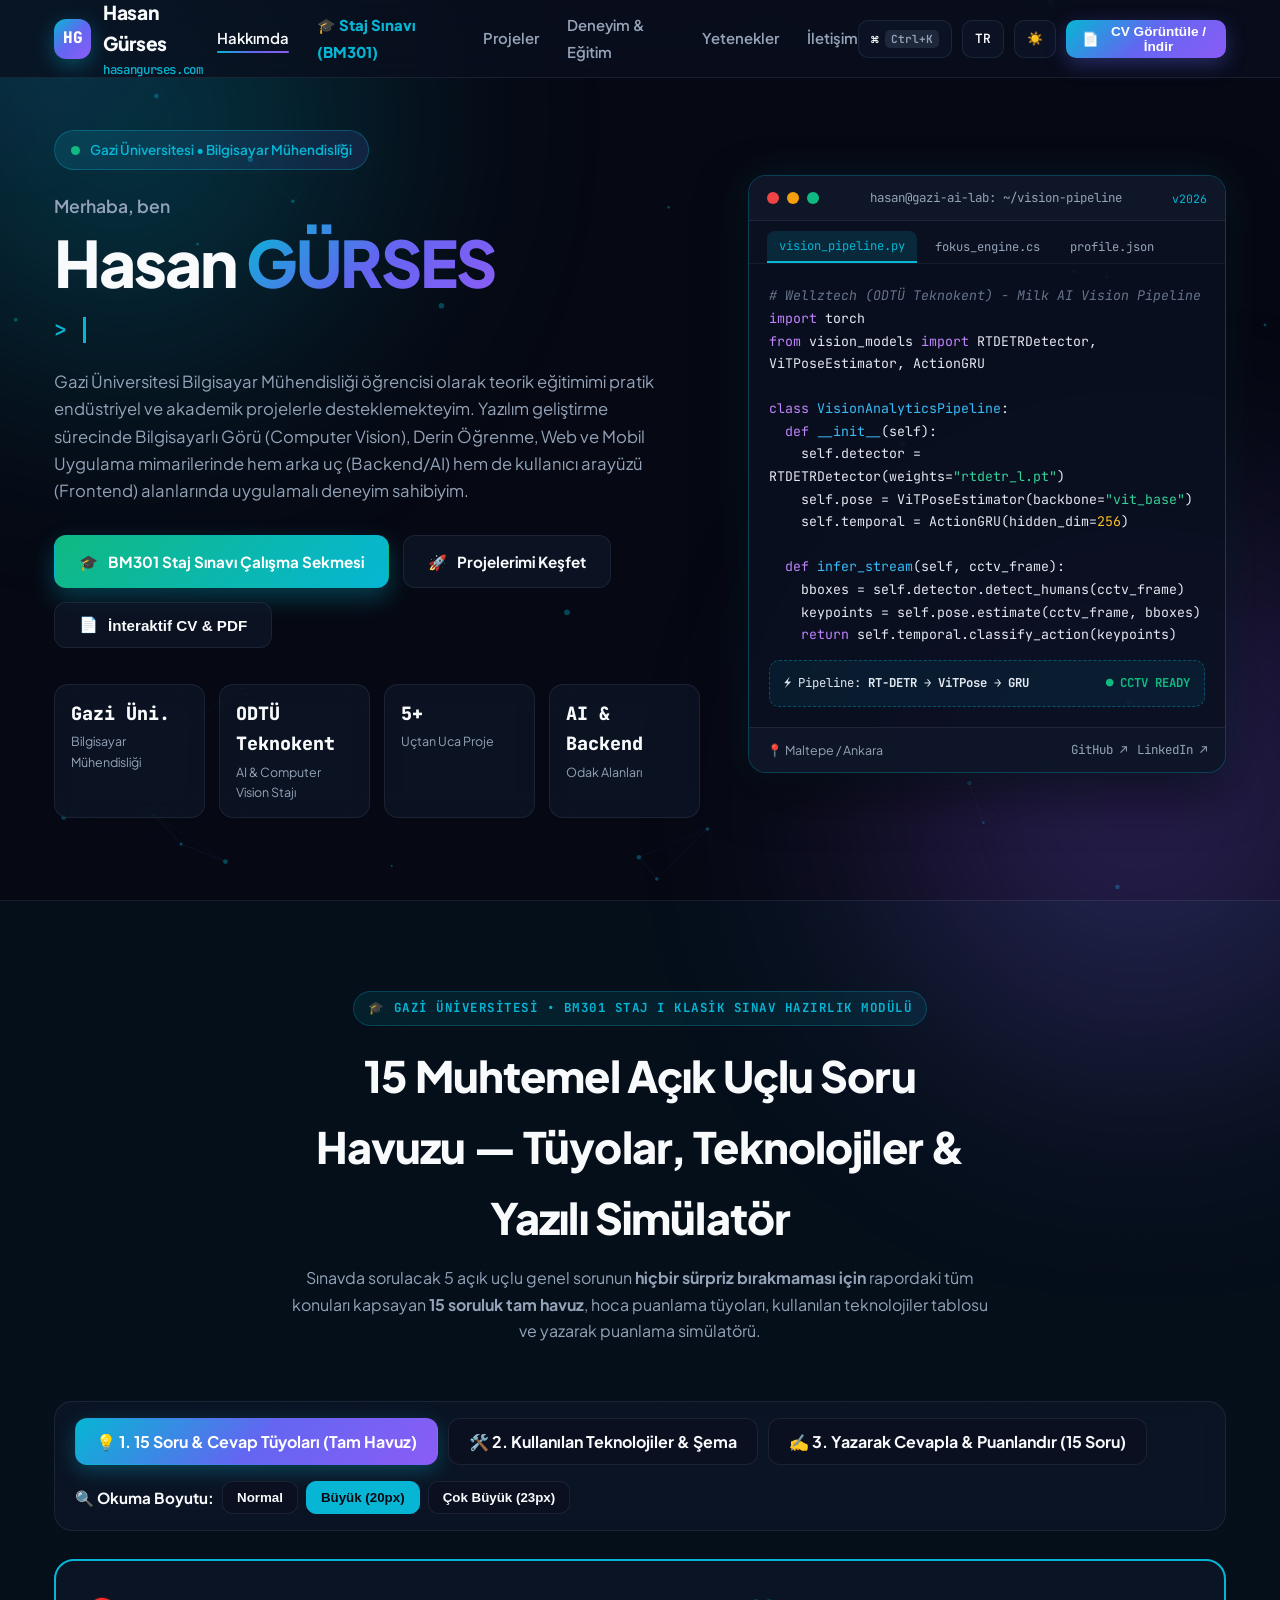
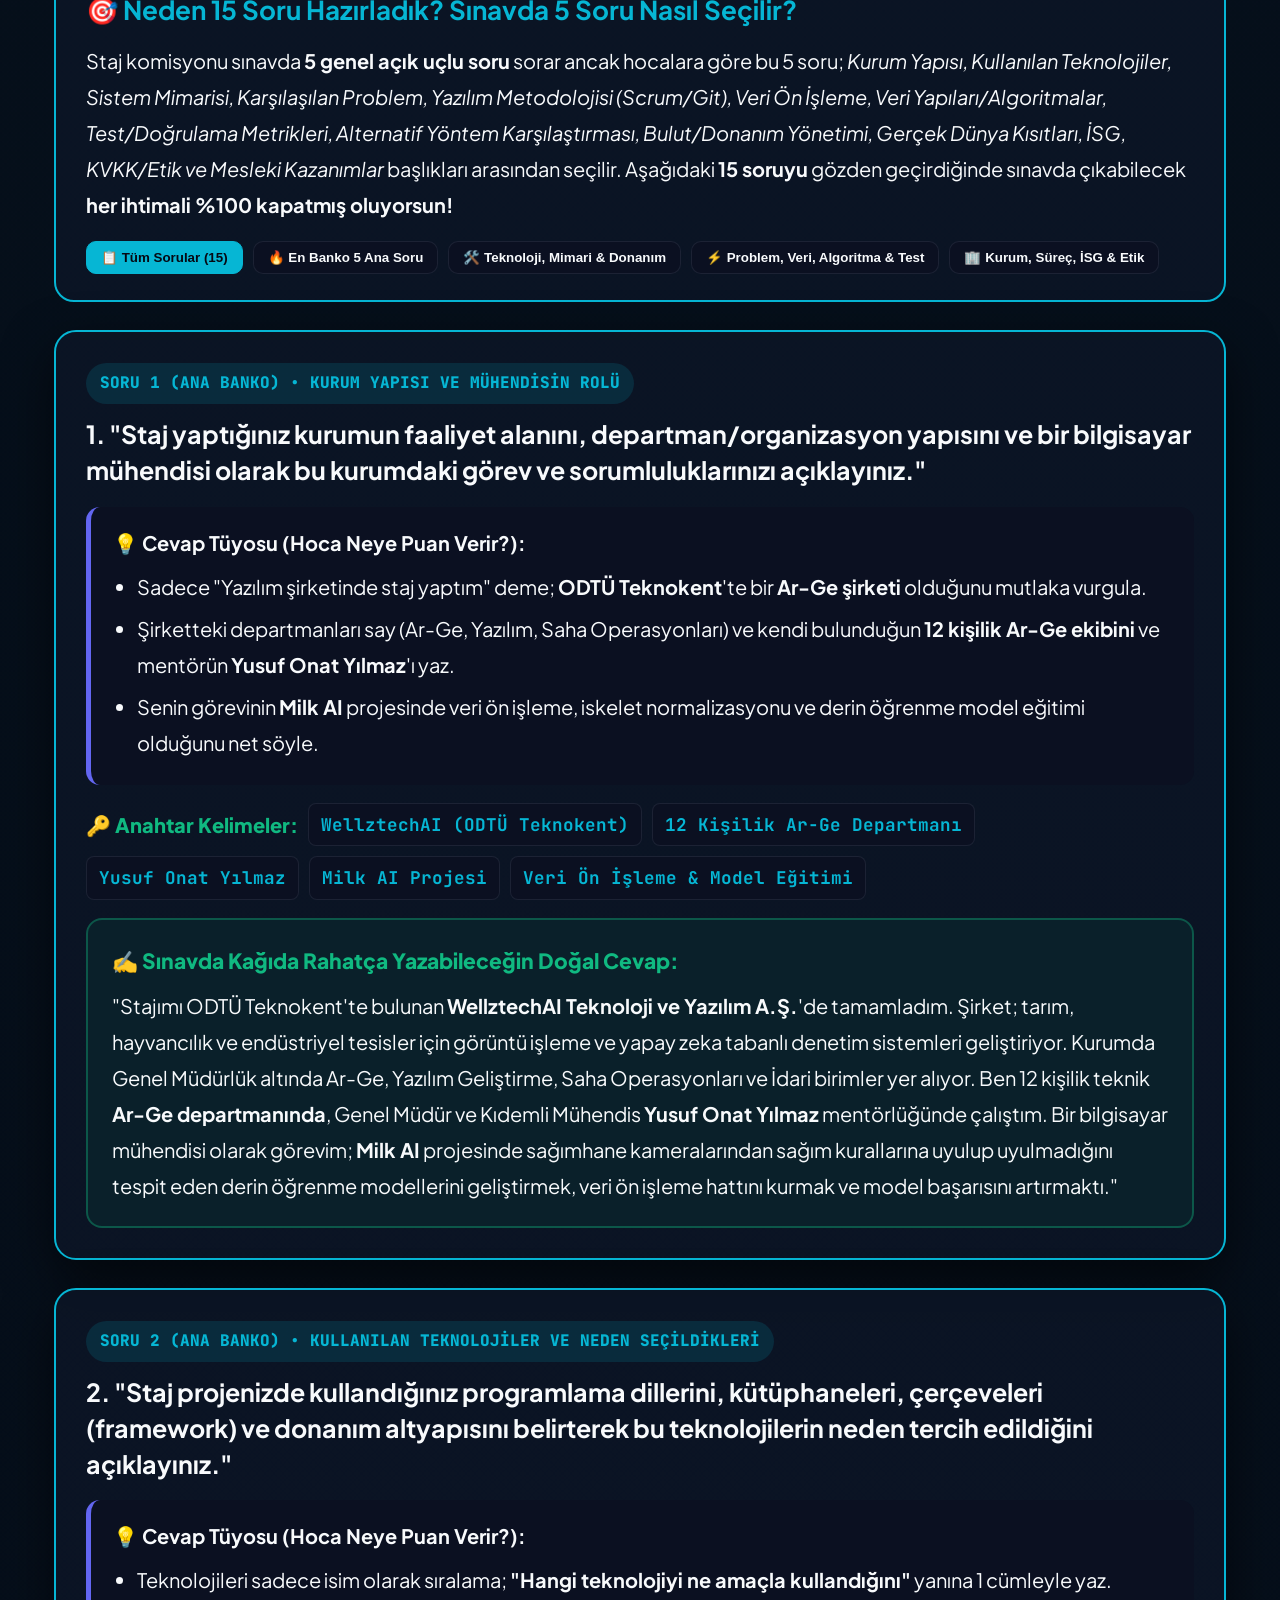
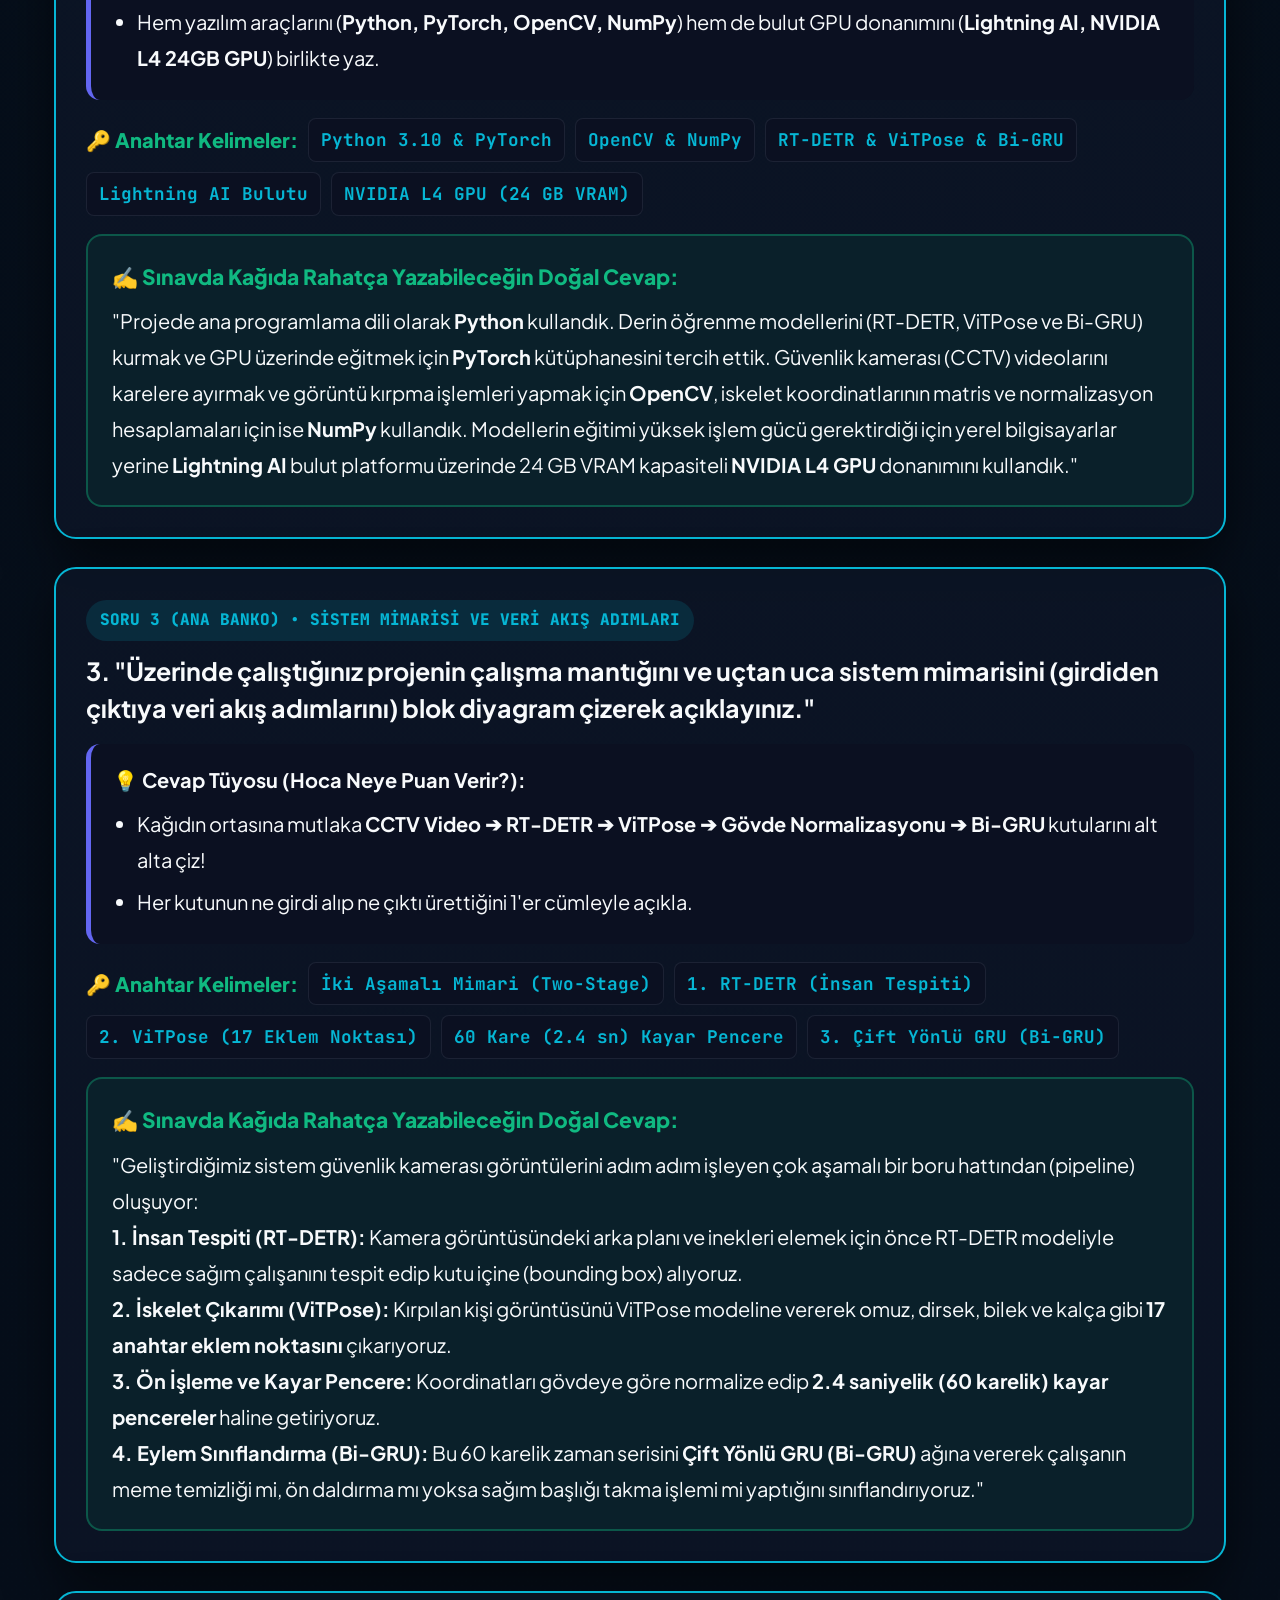
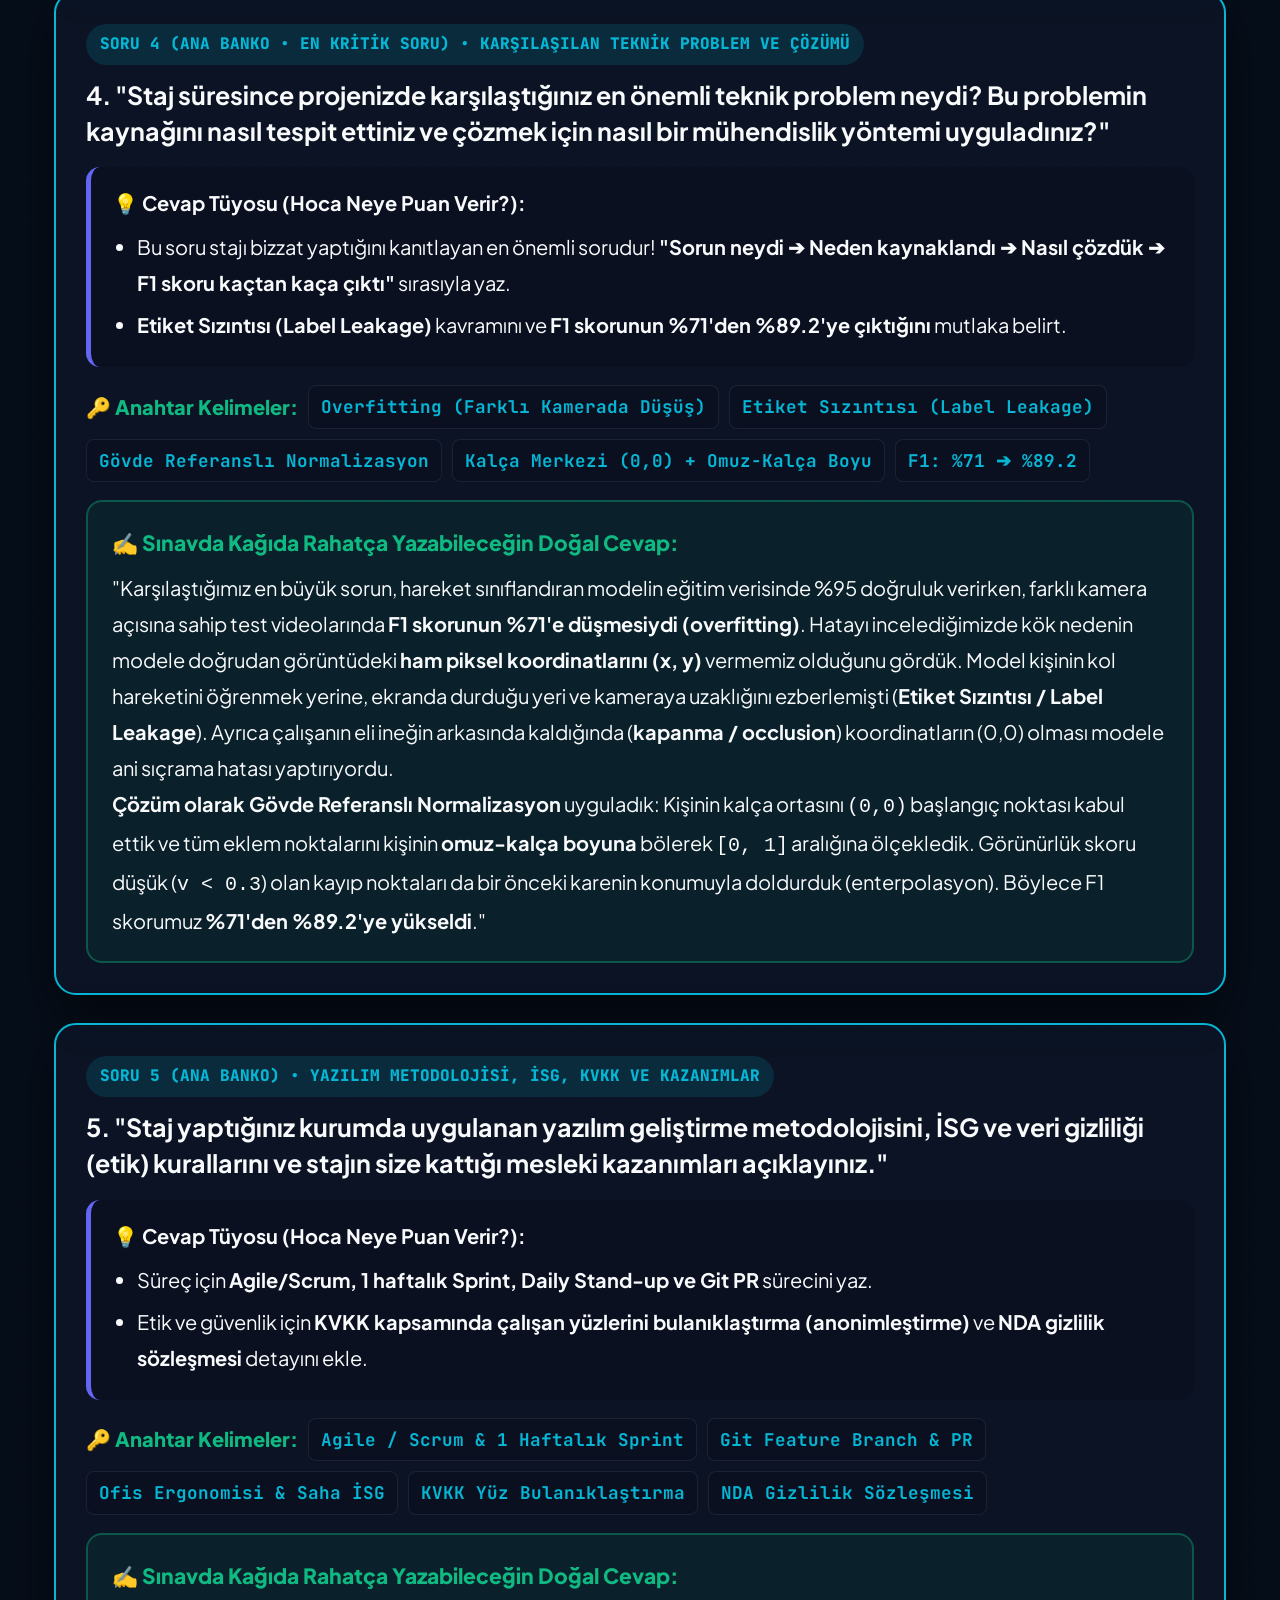
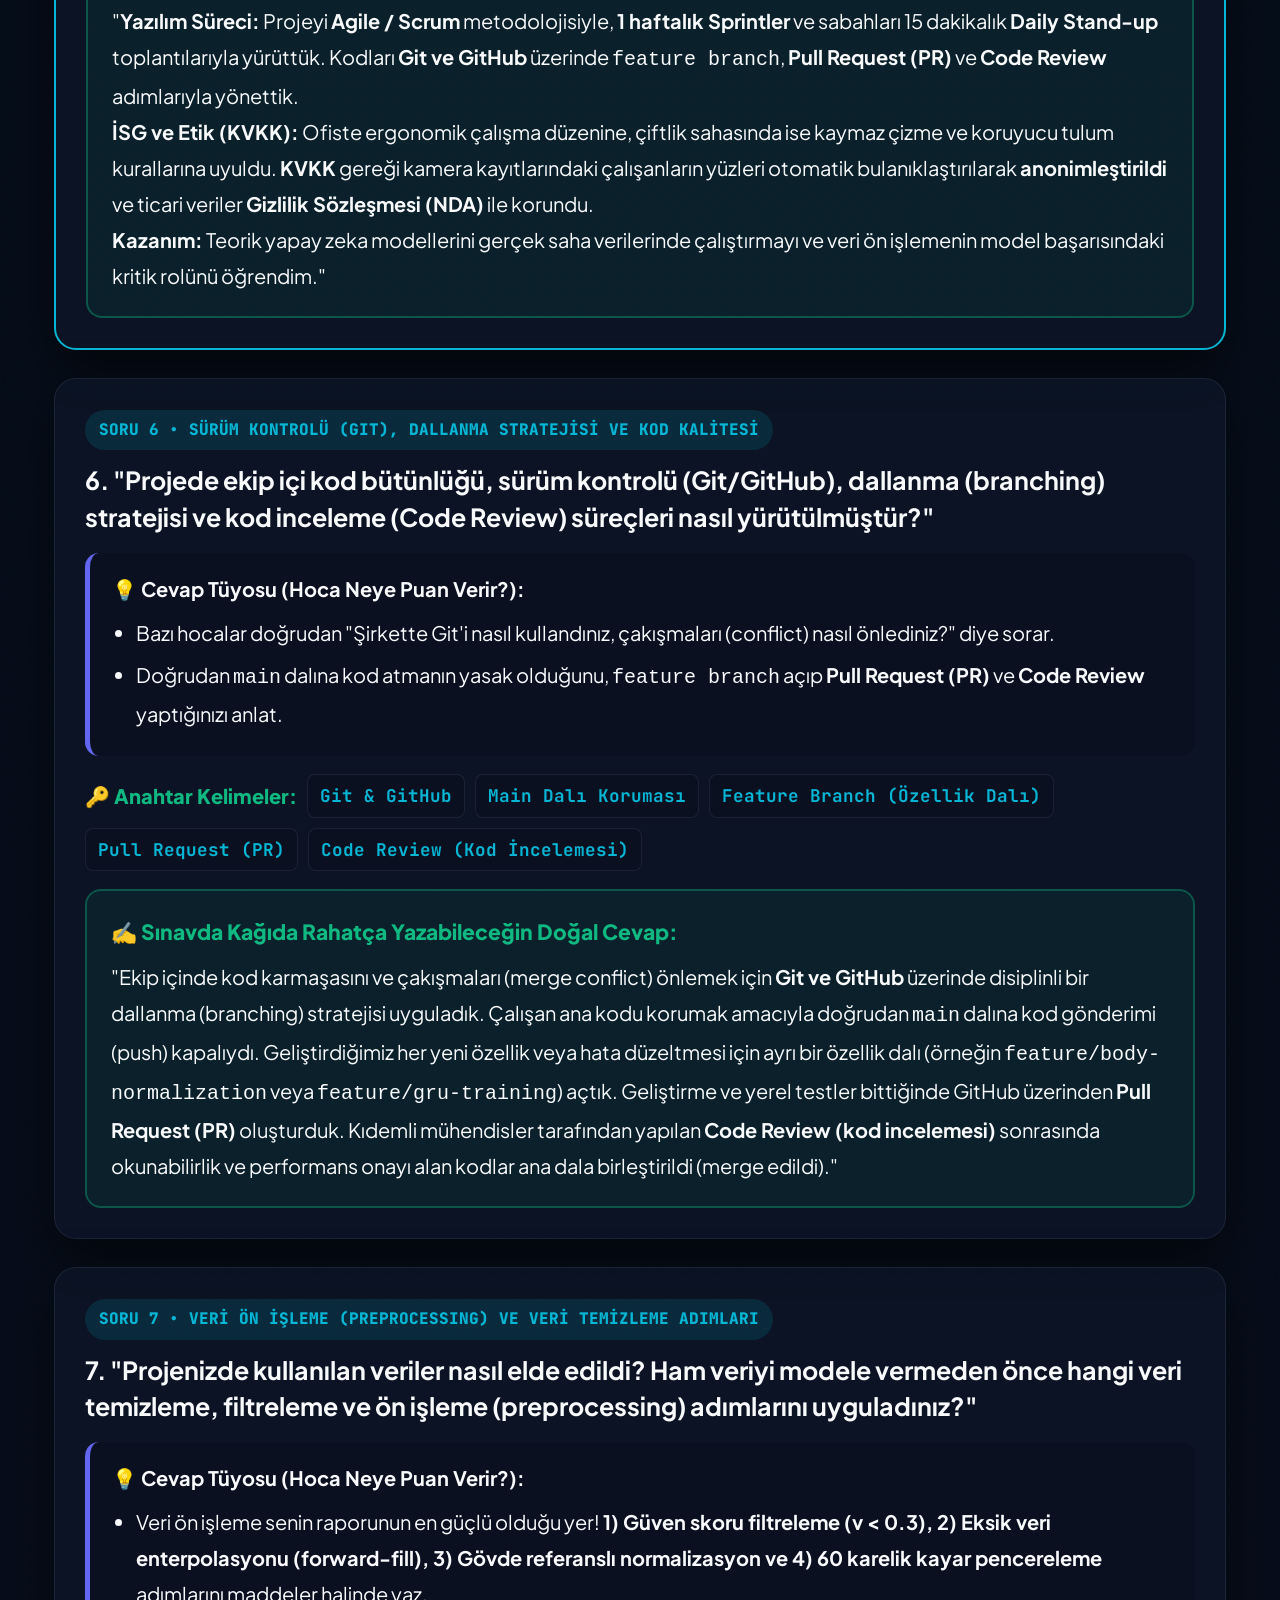
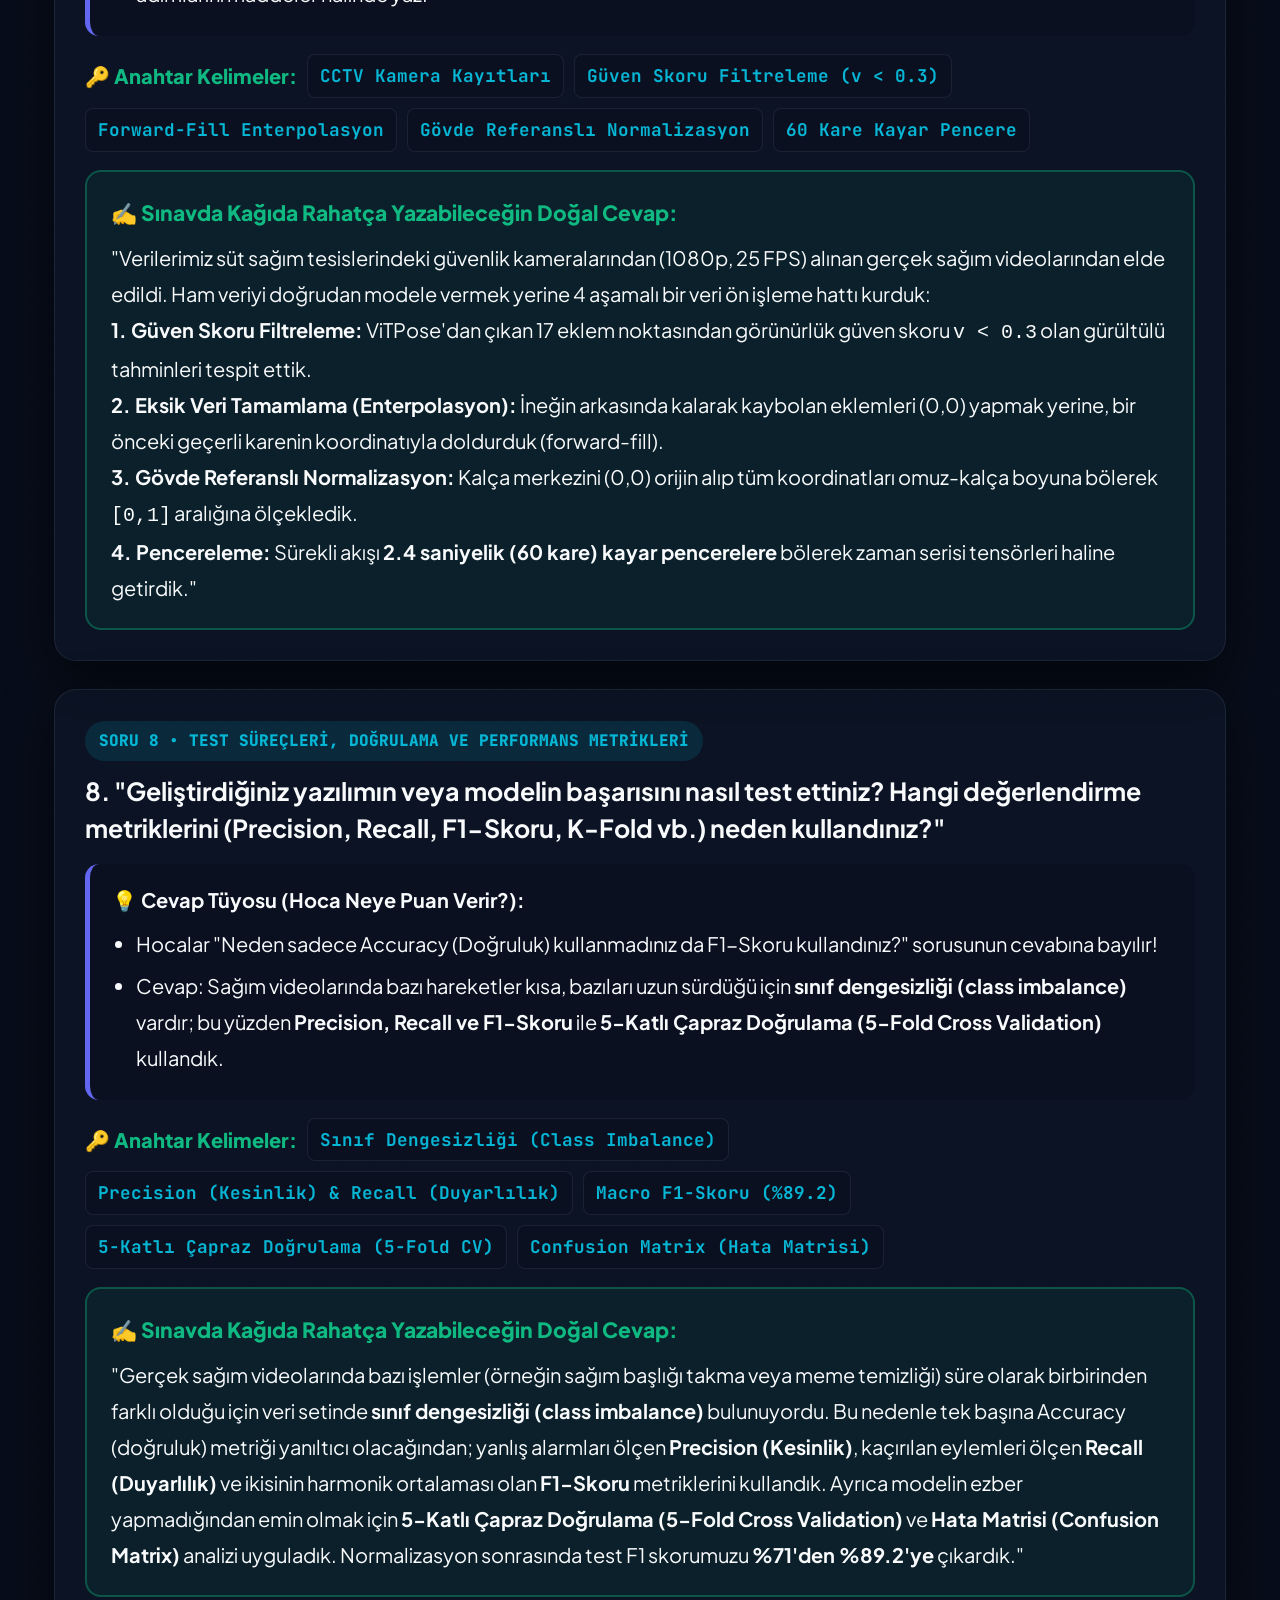
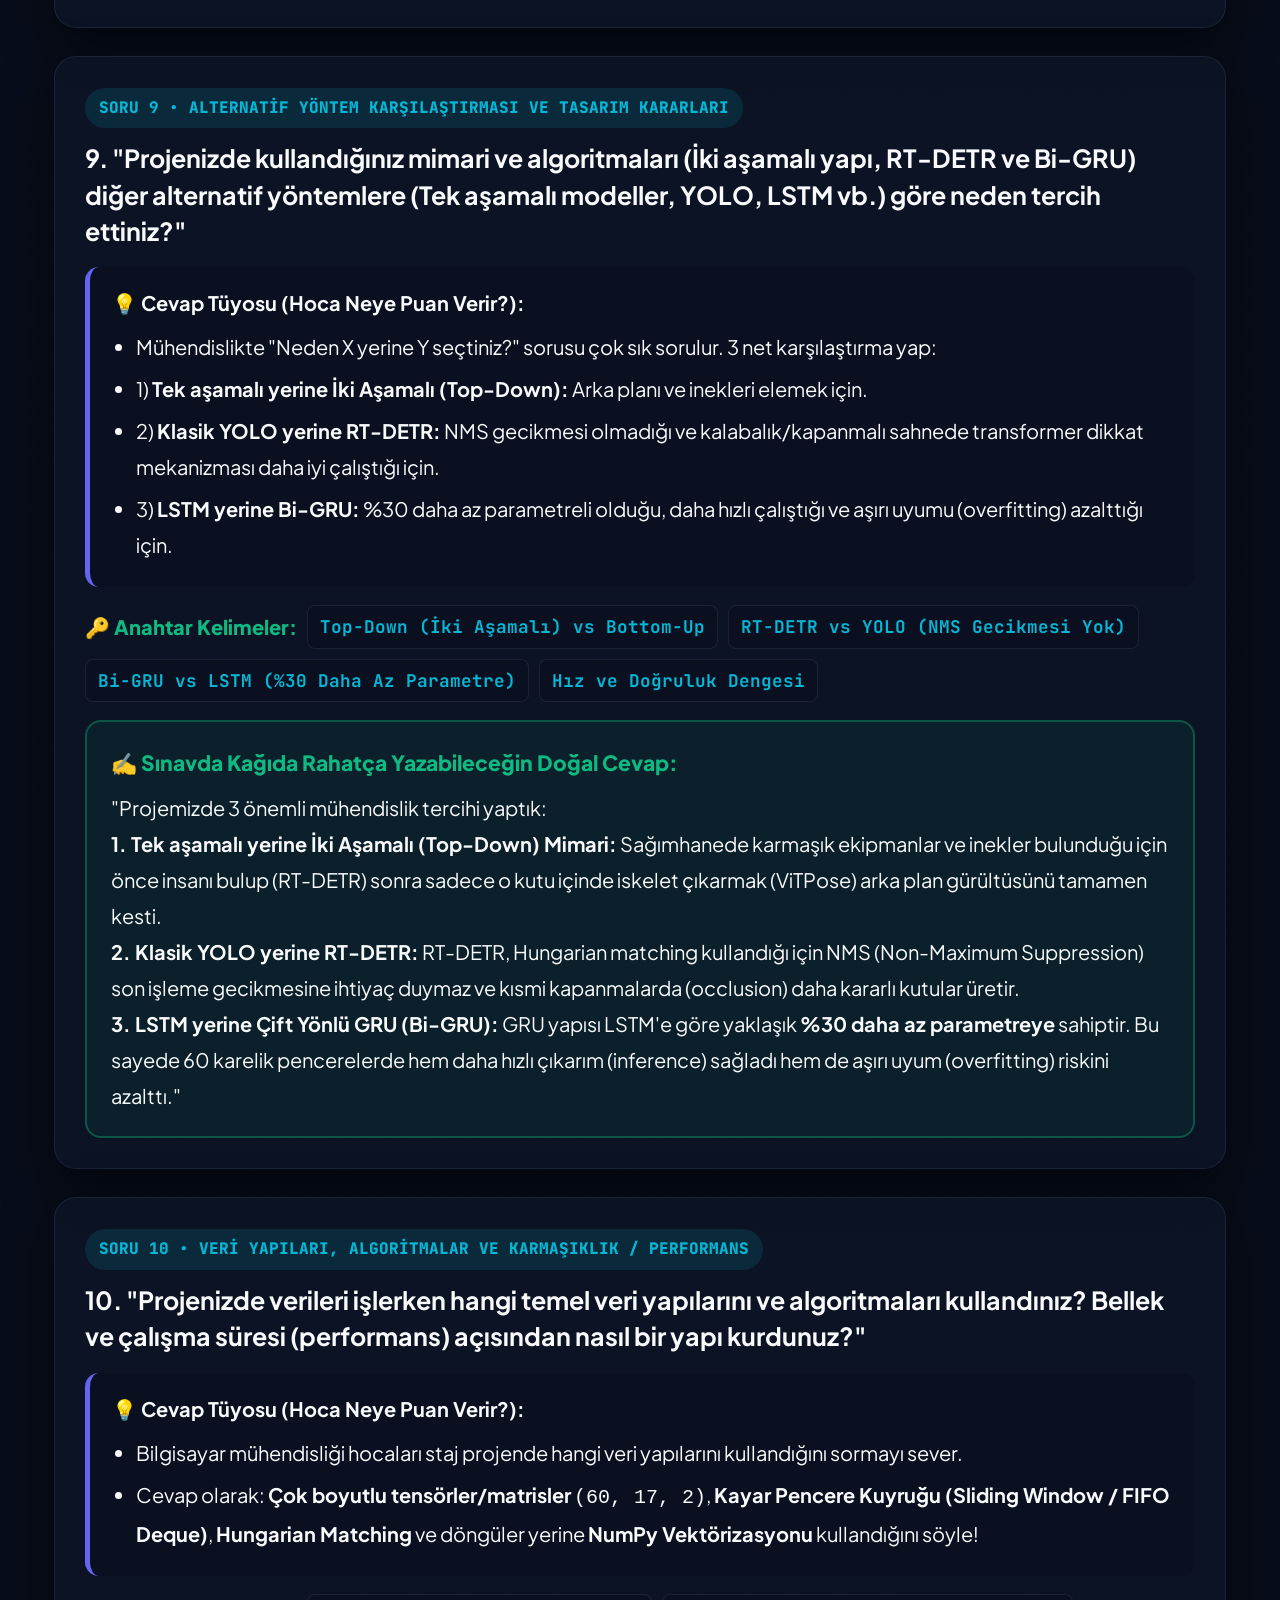
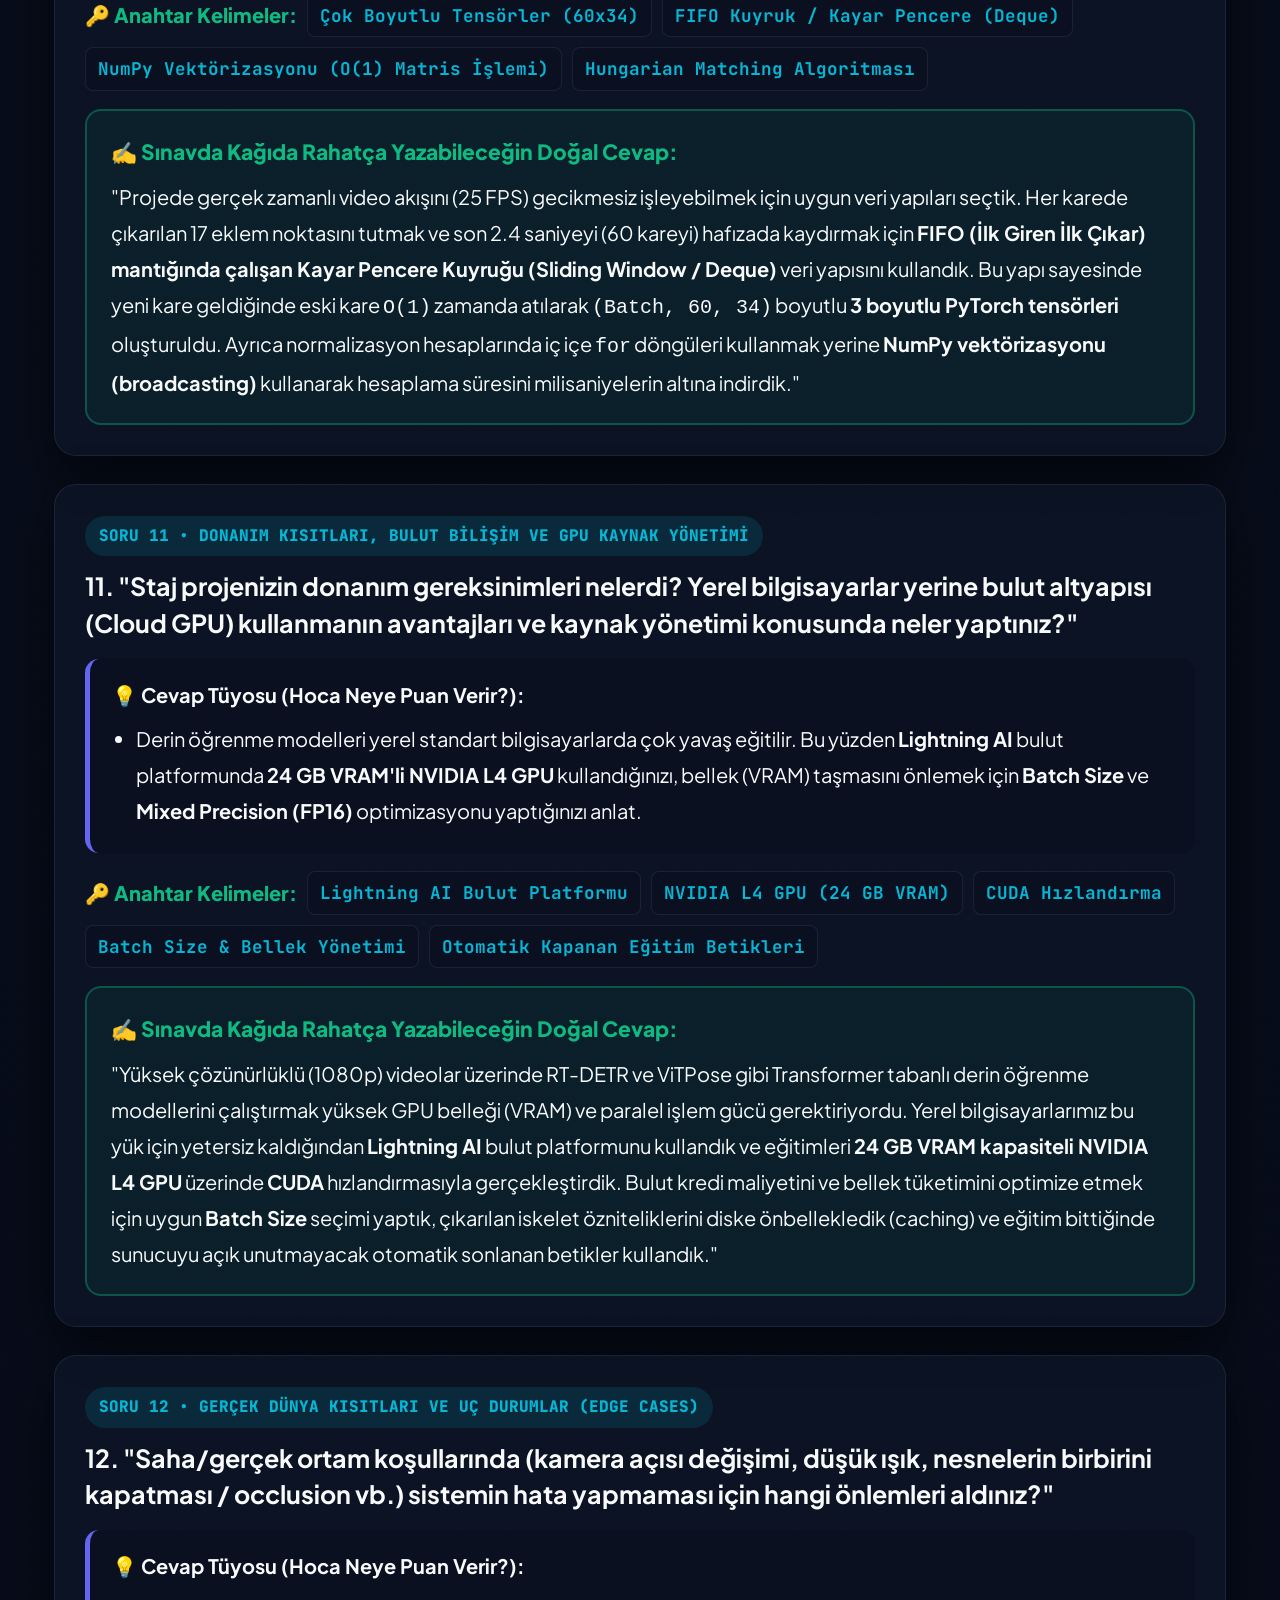
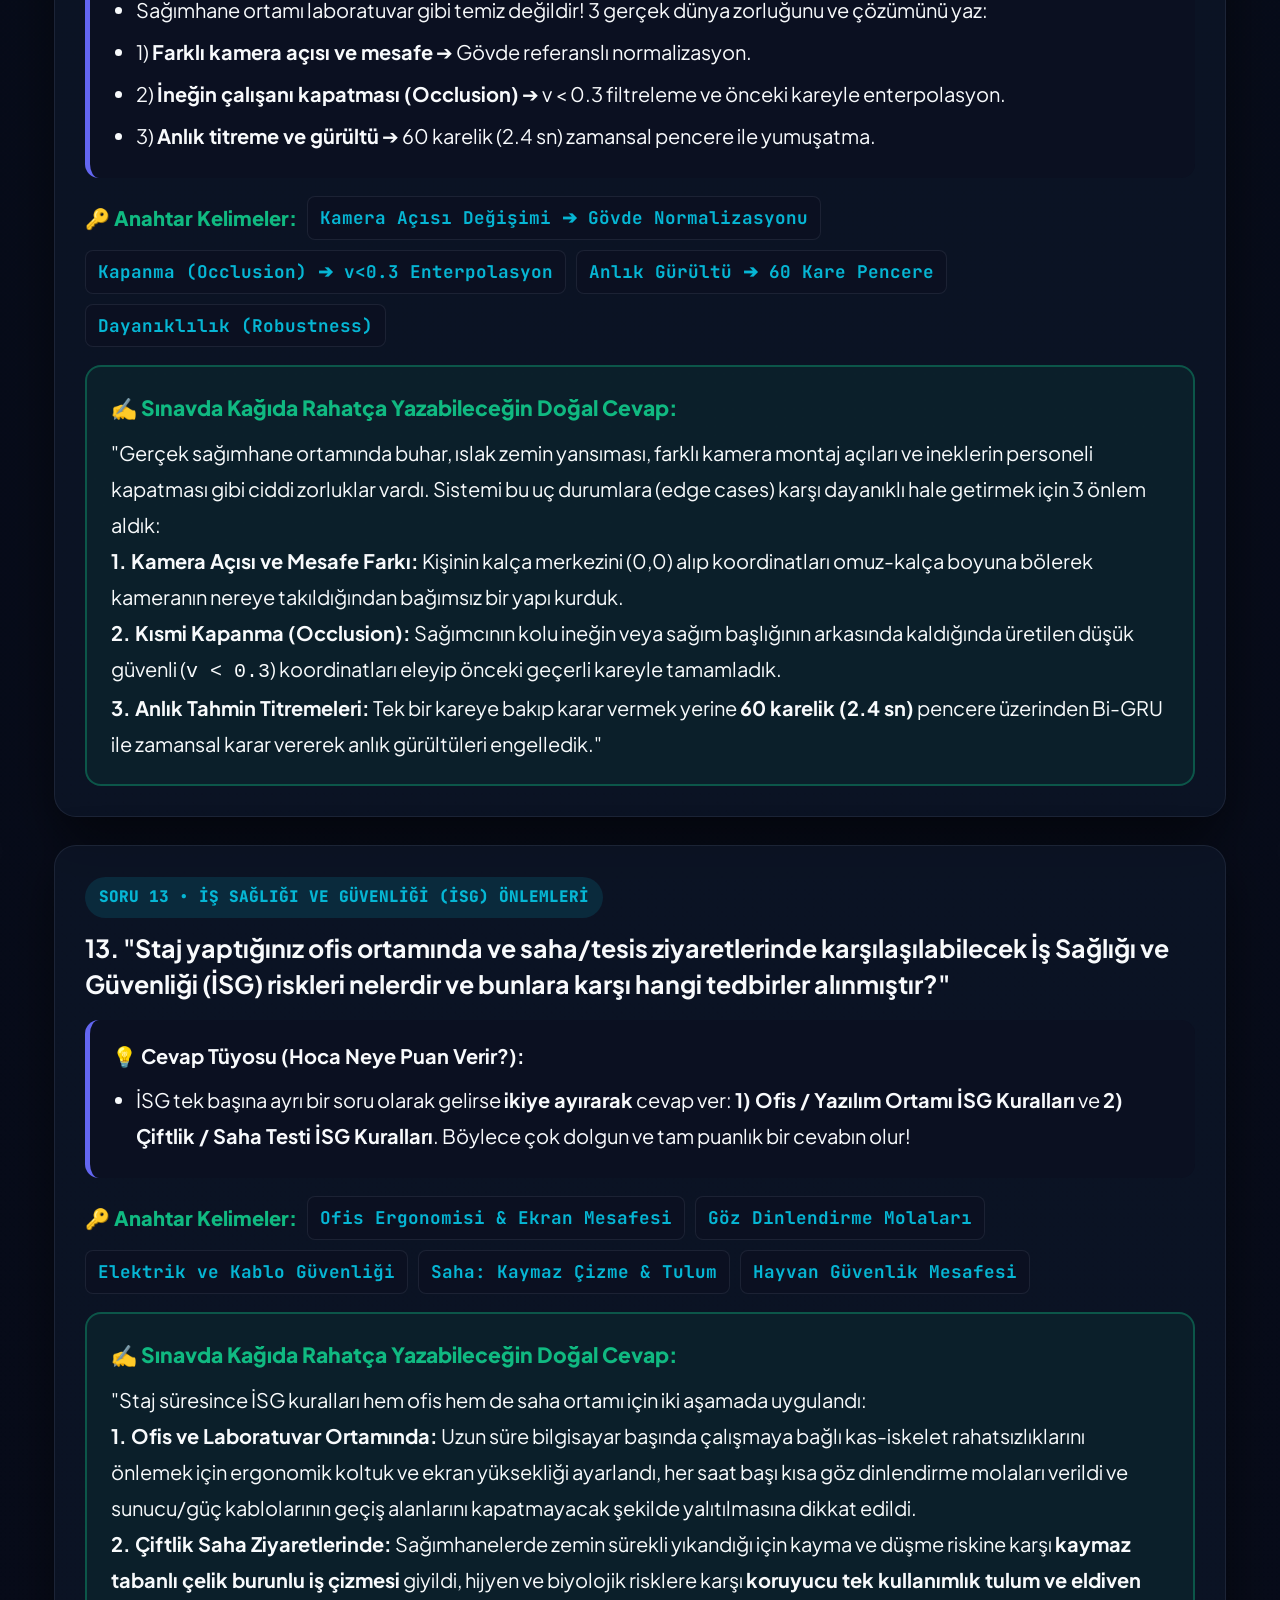
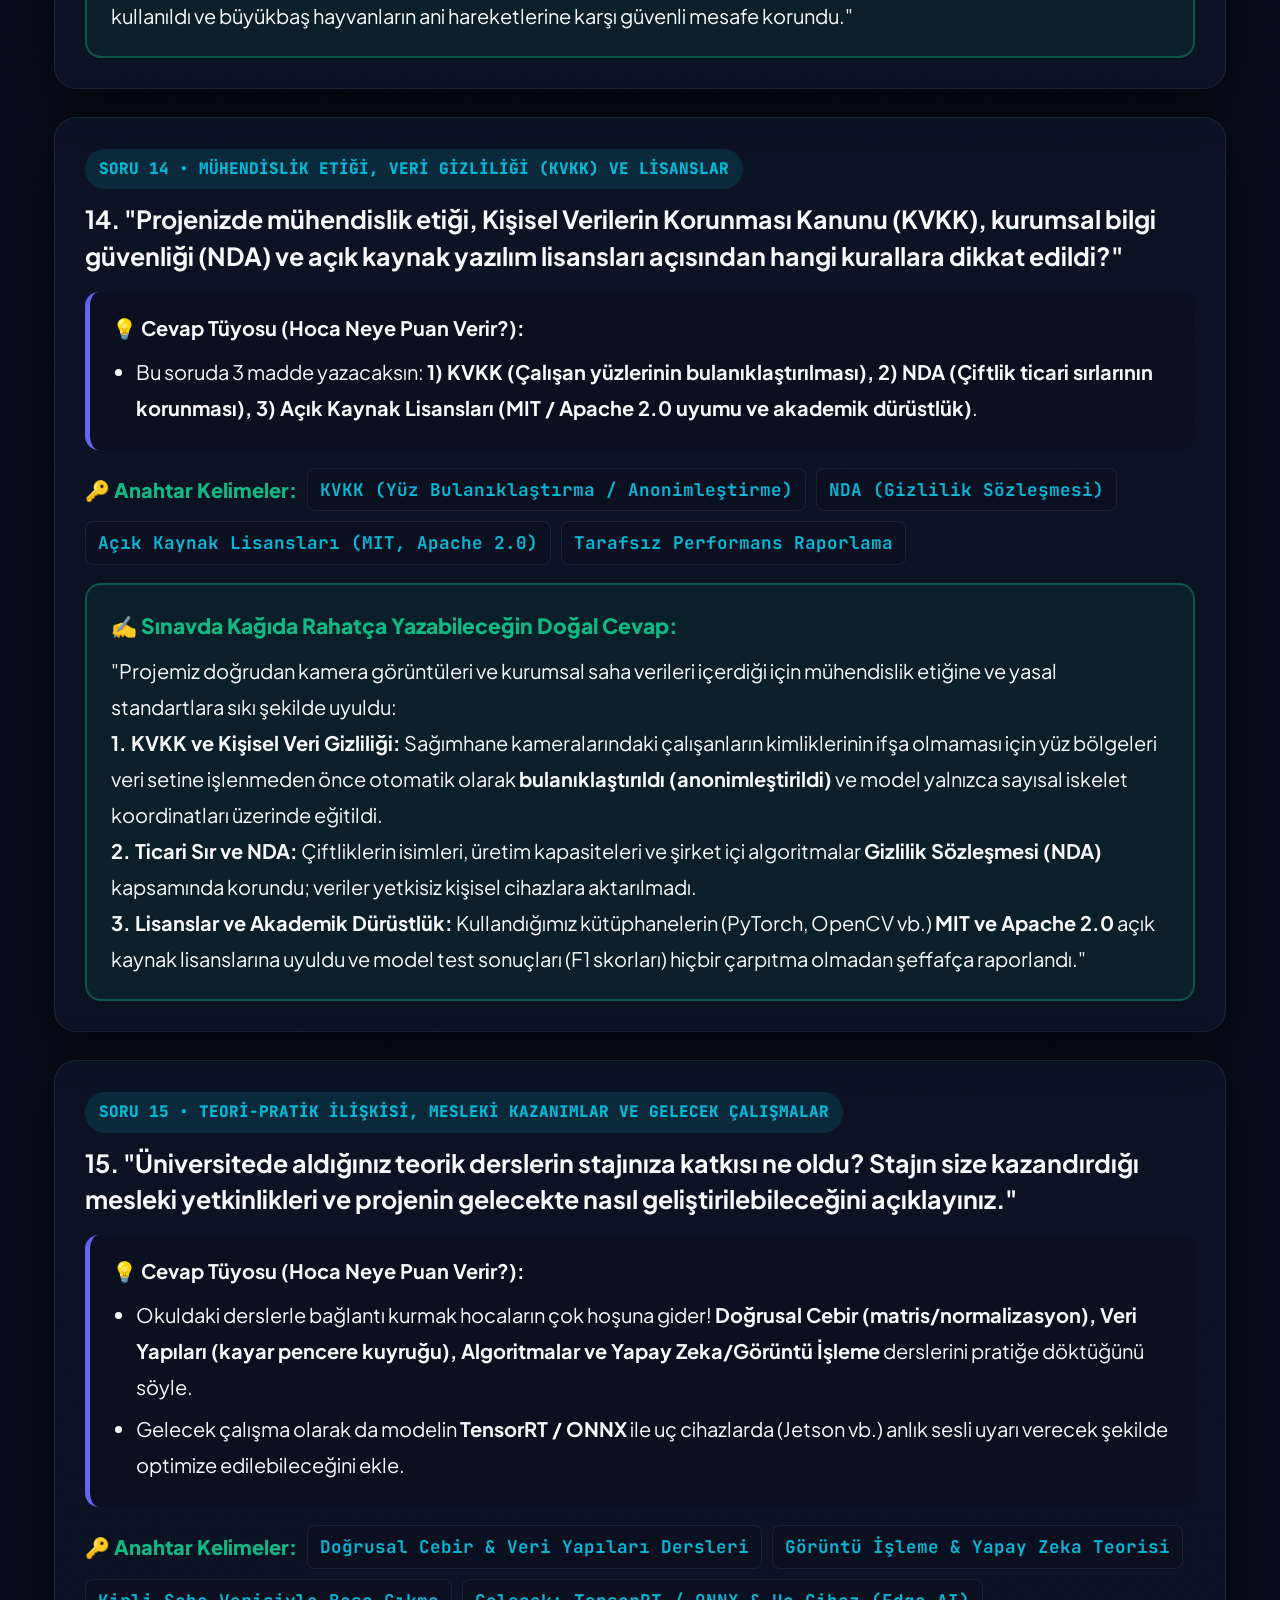
<file: index.html>
<!DOCTYPE html>
<html lang="tr">
<head>
  <meta charset="UTF-8" />
  <meta name="viewport" content="width=device-width, initial-scale=1.0" />
  <title>Hasan Gürses | Bilgisayar Mühendisliği & Portfolyo (hasangurses.com)</title>
  <meta name="description" content="Hasan Gürses — Gazi Üniversitesi Bilgisayar Mühendisliği öğrencisi. Bilgisayarlı Görü (Computer Vision), Derin Öğrenme, Backend ve Full-Stack yazılım projeleri, interaktif özgeçmiş (CV)." />
  <meta name="keywords" content="Hasan Gürses, hasangurses.com, Gazi Üniversitesi Bilgisayar Mühendisliği, Computer Vision, Derin Öğrenme, PyTorch, RT-DETR, ViTPose, Backend Developer, CV, Portfolyo" />
  <meta name="author" content="Hasan Gürses" />

  <!-- Open Graph / Social Preview -->
  <meta property="og:type" content="website" />
  <meta property="og:url" content="https://hasangurses.com/" />
  <meta property="og:title" content="Hasan Gürses | Bilgisayar Mühendisliği & Yazılım Portfolyosu" />
  <meta property="og:description" content="Bilgisayarlı Görü, Derin Öğrenme, Backend ve Sistem Mimarisi projelerim ile interaktif CV'me hasangurses.com üzerinden ulaşabilirsiniz." />

  <!-- Google Fonts: Plus Jakarta Sans & JetBrains Mono -->
  <link rel="preconnect" href="https://fonts.googleapis.com" />
  <link rel="preconnect" href="https://fonts.gstatic.com" crossorigin />
  <link href="https://fonts.googleapis.com/css2?family=JetBrains+Mono:wght@400;500;600;700;800&family=Plus+Jakarta+Sans:wght@400;500;600;700;800&display=swap" rel="stylesheet" />

  <!-- Main Stylesheet -->
  <link rel="stylesheet" href="css/style.css" />
</head>
<body>

  <!-- Scroll Progress Bar -->
  <div id="scroll-progress"></div>

  <!-- Interactive Computer Vision / Neural Background Canvas -->
  <canvas id="neural-canvas"></canvas>
  <div class="ambient-glow glow-1"></div>
  <div class="ambient-glow glow-2"></div>
  <div id="cursor-glow"></div>

  <!-- ========================================================================
       NAVIGATION BAR
       ======================================================================== -->
  <header class="navbar">
    <div class="container nav-inner">
      <a href="#about" class="brand">
        <div class="brand-monogram">HG</div>
        <div>
          <span>Hasan Gürses</span>
          <span class="brand-domain">hasangurses.com</span>
        </div>
      </a>

      <ul class="nav-links" id="nav-links">
        <li><a href="#about" class="active" data-i18n="navAbout">Hakkımda</a></li>
        <li><a href="#staj-sinavi" style="color:var(--accent-cyan); font-weight:800;">🎓 Staj Sınavı (BM301)</a></li>
        <li><a href="#projects" data-i18n="navProjects">Projeler</a></li>
        <li><a href="#experience" data-i18n="navExperience">Deneyim & Eğitim</a></li>
        <li><a href="#skills" data-i18n="navSkills">Yetenekler</a></li>
        <li><a href="#contact" data-i18n="navContact">İletişim</a></li>
      </ul>

      <div class="nav-actions">
        <button class="icon-btn" onclick="openCmdPalette()" title="Hızlı Komut Menüsü (Ctrl+K)">
          <span>⌘</span>
          <span class="kbd-hint">Ctrl+K</span>
        </button>
        <button class="icon-btn" id="lang-toggle" onclick="toggleLanguage()" title="Dil Değiştir (TR/EN)">TR</button>
        <button class="icon-btn" id="theme-toggle" onclick="toggleTheme()" title="Tema Değiştir">☀️</button>
        <button class="btn-cv-nav" onclick="openCvModal()">
          <span>📄</span>
          <span data-i18n="btnCvPreview">CV Görüntüle / İndir</span>
        </button>
        <button class="icon-btn mobile-menu-btn" id="mobile-menu-btn" aria-label="Menü">☰</button>
      </div>
    </div>
  </header>

  <!-- ========================================================================
       HERO / ABOUT SECTION
       ======================================================================== -->
  <main>
    <section class="hero" id="about">
      <div class="container hero-grid">
        <!-- Left Column: Intro & CTAs -->
        <div class="hero-content">
          <div class="status-pill">
            <span class="pulse-dot"></span>
            <span data-i18n="heroBadge">Gazi Üniversitesi • Bilgisayar Mühendisliği</span>
          </div>

          <div class="hero-greeting" data-i18n="heroGreeting">Merhaba, ben</div>
          <h1 class="hero-title">
            Hasan <span class="gradient-text">GÜRSES</span>
          </h1>

          <div class="hero-role-wrapper">
            <span>&gt;</span>
            <span id="typewriter-text">Bilgisayar Mühendisliği Öğrencisi</span>
            <span class="cursor-blink"></span>
          </div>

          <p class="hero-about" id="hero-about">
            Gazi Üniversitesi Bilgisayar Mühendisliği öğrencisi olarak teorik eğitimimi pratik endüstriyel ve akademik projelerle desteklemekteyim. Yazılım geliştirme sürecinde Bilgisayarlı Görü (Computer Vision), Derin Öğrenme, Web ve Mobil Uygulama mimarilerinde hem arka uç (Backend/AI) hem de kullanıcı arayüzü (Frontend) alanlarında uygulamalı deneyim sahibiyim.
          </p>

          <div class="hero-cta-group">
            <a href="#staj-sinavi" class="btn btn-primary" style="background:linear-gradient(135deg, #10b981, #06b6d4);">
              <span>🎓</span>
              <span>BM301 Staj Sınavı Çalışma Sekmesi</span>
            </a>
            <a href="#projects" class="btn btn-secondary">
              <span>🚀</span>
              <span data-i18n="heroPrimaryBtn">Projelerimi Keşfet</span>
            </a>
            <button class="btn btn-secondary" onclick="openCvModal()">
              <span>📄</span>
              <span data-i18n="heroSecondaryBtn">İnteraktif CV & PDF</span>
            </button>
          </div>

          <div class="hero-stats" id="hero-stats"></div>
        </div>

        <!-- Right Column: Interactive AI & Architecture Terminal -->
        <div class="hero-visual">
          <div class="terminal-card">
            <div class="terminal-header">
              <div class="terminal-dots">
                <span class="dot red"></span>
                <span class="dot yellow"></span>
                <span class="dot green"></span>
              </div>
              <span class="terminal-title" data-i18n="terminalTitle">hasan@gazi-ai-lab: ~/vision-pipeline</span>
              <span style="font-family:var(--font-mono); font-size:0.72rem; color:var(--accent-cyan);">v2026</span>
            </div>

            <div class="terminal-tabs">
              <button class="term-tab active" data-tab="vision">vision_pipeline.py</button>
              <button class="term-tab" data-tab="fokus">fokus_engine.cs</button>
              <button class="term-tab" data-tab="profile">profile.json</button>
            </div>

            <div class="terminal-body" id="terminal-body"></div>

            <div class="terminal-footer">
              <span>📍 Maltepe / Ankara</span>
              <div class="social-quick">
                <a href="https://github.com/HasanG55" target="_blank" rel="noopener noreferrer">GitHub ↗</a>
                <a href="https://linkedin.com/in/hasan-gurses" target="_blank" rel="noopener noreferrer">LinkedIn ↗</a>
              </div>
            </div>
          </div>
        </div>
      </div>
    </section>

    <!-- ======================================================================
         BM301 STAJ I SINAVI ÇALIŞMA & SİMÜLASYON SEKMESİ (15 KAPSAMLI SORU HAVUZU)
         ====================================================================== -->
    <section id="staj-sinavi" class="staj-exam-section">
      <div class="container">
        <div class="section-header">
          <span class="section-badge">🎓 GAZİ ÜNİVERSİTESİ • BM301 STAJ I KLASİK SINAV HAZIRLIK MODÜLÜ</span>
          <h2 class="section-title">15 Muhtemel Açık Uçlu Soru Havuzu — Tüyolar, Teknolojiler & Yazılı Simülatör</h2>
          <p class="section-subtitle" style="max-width: 900px;">
            Sınavda sorulacak 5 açık uçlu genel sorunun <strong>hiçbir sürpriz bırakmaması için</strong> rapordaki tüm konuları kapsayan <strong>15 soruluk tam havuz</strong>, hoca puanlama tüyoları, kullanılan teknolojiler tablosu ve yazarak puanlama simülatörü.
          </p>
        </div>

        <!-- ÜST KONTROL ÇUBUĞU: YAZI BOYUTU & ALT SEKMELER -->
        <div class="staj-toolbar">
          <div class="staj-subtabs">
            <button class="staj-tab-btn active" id="stajBtn-tuyolar" onclick="switchStajTab('tuyolar')">
              💡 1. 15 Soru & Cevap Tüyoları (Tam Havuz)
            </button>
            <button class="staj-tab-btn" id="stajBtn-teknolojiler" onclick="switchStajTab('teknolojiler')">
              🛠️ 2. Kullanılan Teknolojiler & Şema
            </button>
            <button class="staj-tab-btn" id="stajBtn-simulator" onclick="switchStajTab('simulator')">
              ✍️ 3. Yazarak Cevapla & Puanlandır (15 Soru)
            </button>
          </div>

          <div class="staj-font-controls">
            <span>🔍 Okuma Boyutu:</span>
            <button onclick="setStajFontSize('18px', this)" class="staj-size-btn">Normal</button>
            <button onclick="setStajFontSize('20px', this)" class="staj-size-btn active">Büyük (20px)</button>
            <button onclick="setStajFontSize('23px', this)" class="staj-size-btn">Çok Büyük (23px)</button>
          </div>
        </div>

        <!-- ANA İÇERİK KAPSAYICISI (BÜYÜK OKUNAKLI YAZI ALANI) -->
        <div id="staj-readable-area" class="staj-readable-area" style="font-size: 20px;">

          <!-- ================================================================
               ALT SEKME 1: 15 SORU TAHMİNİ, HOCA TÜYOLARI & DOĞAL CEVAPLAR
               ================================================================ -->
          <div id="stajPanel-tuyolar" class="staj-panel">

            <!-- GENEL STRATEJİ KUTUSU -->
            <div class="staj-strategy-banner">
              <h3>🎯 Neden 15 Soru Hazırladık? Sınavda 5 Soru Nasıl Seçilir?</h3>
              <p>
                Staj komisyonu sınavda <strong>5 genel açık uçlu soru</strong> sorar ancak hocalara göre bu 5 soru; <em>Kurum Yapısı, Kullanılan Teknolojiler, Sistem Mimarisi, Karşılaşılan Problem, Yazılım Metodolojisi (Scrum/Git), Veri Ön İşleme, Veri Yapıları/Algoritmalar, Test/Doğrulama Metrikleri, Alternatif Yöntem Karşılaştırması, Bulut/Donanım Yönetimi, Gerçek Dünya Kısıtları, İSG, KVKK/Etik ve Mesleki Kazanımlar</em> başlıkları arasından seçilir. Aşağıdaki <strong>15 soruyu</strong> gözden geçirdiğinde sınavda çıkabilecek <strong>her ihtimali %100 kapatmış oluyorsun!</strong>
              </p>

              <!-- KATEGORİ FİLTRELERİ -->
              <div style="display:flex; flex-wrap:wrap; gap:10px; margin-top:18px;">
                <button class="staj-size-btn active" id="stajCat-all" onclick="filterStajQuestions('all')">📋 Tüm Sorular (15)</button>
                <button class="staj-size-btn" id="stajCat-banko" onclick="filterStajQuestions('banko')">🔥 En Banko 5 Ana Soru</button>
                <button class="staj-size-btn" id="stajCat-teknoloji" onclick="filterStajQuestions('teknoloji')">🛠️ Teknoloji, Mimari & Donanım</button>
                <button class="staj-size-btn" id="stajCat-veri" onclick="filterStajQuestions('veri')">⚡ Problem, Veri, Algoritma & Test</button>
                <button class="staj-size-btn" id="stajCat-kurum" onclick="filterStajQuestions('kurum')">🏢 Kurum, Süreç, İSG & Etik</button>
              </div>
            </div>

            <!-- 15 SORU KARTLARI DİNAMİK ALANI -->
            <div id="staj-tuyolar-list"></div>

          </div>

          <!-- ================================================================
               ALT SEKME 2: KULLANILAN TEKNOLOJİLER TABLOSU & MİMARİ ŞEMA
               ================================================================ -->
          <div id="stajPanel-teknolojiler" class="staj-panel hidden">

            <div class="staj-q-card">
              <div class="staj-q-badge">TEKNOLOJİ REHBERİ • HANGİ TEKNOLOJİYİ NEDEN KULLANDIK?</div>
              <h3 class="staj-q-title">🛠️ Sınavda "Kullanılan Teknolojiler" Sorulursa Yazacağın Tam Liste</h3>
              <p style="color: var(--text-secondary); margin-bottom: 18px;">
                Sınavda kullanılan teknolojileri sorarlarsa bu tablodaki 7 kalemi ve yanındaki "Neden Kullandık?" açıklamasını yazman seni sınıfta en üst sıraya taşır:
              </p>

              <div style="overflow-x: auto;">
                <table class="staj-tech-table">
                  <thead>
                    <tr>
                      <th>Teknoloji / Araç</th>
                      <th>Kategorisi</th>
                      <th>Projede Ne İşe Yaradı & Neden Seçildi? (Sınavda Yazacağın Açıklama)</th>
                    </tr>
                  </thead>
                  <tbody>
                    <tr>
                      <td><strong>Python 3.10 & PyTorch</strong></td>
                      <td>Dil & Derin Öğrenme</td>
                      <td>Tüm yapay zeka modellerinin (RT-DETR, ViTPose, Bi-GRU) eğitimi, tensör işlemleri ve GPU hızlandırması için kullanıldı.</td>
                    </tr>
                    <tr>
                      <td><strong>OpenCV & NumPy</strong></td>
                      <td>Görüntü İşleme & Matematik</td>
                      <td>Kamera (CCTV) videolarını karelere (frame) ayırmak, kırpmak ve iskelet koordinatlarının matris/normalizasyon hesaplarını yapmak için kullanıldı.</td>
                    </tr>
                    <tr>
                      <td><strong>RT-DETR</strong></td>
                      <td>1. Aşama: Nesne Tespiti</td>
                      <td>Sağımhanedeki insanları gerçek zamanlı tespit etmek için kullanıldı. Klasik YOLO'daki NMS gecikmesi olmadığı için hızlı ve kararlı çalıştı.</td>
                    </tr>
                    <tr>
                      <td><strong>ViTPose</strong></td>
                      <td>2. Aşama: İskelet Tahmini</td>
                      <td>Tespit edilen çalışanın omuz, dirsek, bilek ve kalça gibi <strong>17 anatomik eklem noktasını</strong> çıkarmak için kullanıldı.</td>
                    </tr>
                    <tr>
                      <td><strong>Çift Yönlü GRU (Bi-GRU)</strong></td>
                      <td>3. Aşama: Zaman Serisi</td>
                      <td><strong>60 karelik (2.4 sn) kayar pencerelerdeki</strong> eklem hareketlerinden sağım adımını sınıflandırmak için kullanıldı. LSTM'e göre %30 daha az parametreli ve hızlı olduğu için seçildi.</td>
                    </tr>
                    <tr>
                      <td><strong>Lightning AI & NVIDIA L4 GPU</strong></td>
                      <td>Bulut & Donanım</td>
                      <td>Modellerin eğitimi yüksek işlem gücü gerektirdiği için <strong>24 GB VRAM</strong> kapasiteli L4 GPU sunucuları bulut üzerinden kullanıldı.</td>
                    </tr>
                    <tr>
                      <td><strong>Git, GitHub & Scrum</strong></td>
                      <td>Sürüm Kontrol & Süreç</td>
                      <td>1 haftalık sprintlerle görev takibi yapıldı; kodlar <code>feature branch</code>, <strong>Pull Request (PR)</strong> ve <strong>Code Review</strong> ile yönetildi.</td>
                    </tr>
                  </tbody>
                </table>
              </div>
            </div>

            <div class="staj-q-card">
              <div class="staj-q-badge">KAĞIDA ÇİZİLECEK ŞEMA • SİSTEM MİMARİSİ BLOK DİYAGRAMI</div>
              <h3 class="staj-q-title">📐 Sınav Kağıdının Ortasına Çizeceğin 5 Kutulu Akış Şeması</h3>
              <p style="color: var(--text-secondary); margin-bottom: 20px;">
                Teknoloji veya mimari sorusunda açıklamaya başlamadan önce kağıda şu 5 kutuyu alt alta çizip oklarla bağla:
              </p>

              <div class="staj-diagram-wrap">
                <div class="staj-diagram-box">
                  <span class="step-num">ADIM 1</span>
                  <strong>📹 CCTV Kamera Video Akışı (1080p, 25 FPS)</strong>
                  <span>Sağımhane kameralarından gelen ham görüntü kareleri (OpenCV ile okunur)</span>
                </div>
                <div class="staj-diagram-arrow">⬇️</div>
                <div class="staj-diagram-box">
                  <span class="step-num">ADIM 2</span>
                  <strong>🎯 RT-DETR (Gerçek Zamanlı İnsan Tespiti)</strong>
                  <span>Arka plan ve inekler elenir, sadece sağım personeli kutu (Bounding Box) içine alınır</span>
                </div>
                <div class="staj-diagram-arrow">⬇️</div>
                <div class="staj-diagram-box">
                  <span class="step-num">ADIM 3</span>
                  <strong>🦴 ViTPose (17 Anahtar Eklem Noktası Çıkarımı)</strong>
                  <span>Kırpılan personel görüntüsünden omuz, dirsek, bilek, kalça koordinatları (x, y, v) çıkarılır</span>
                </div>
                <div class="staj-diagram-arrow">⬇️</div>
                <div class="staj-diagram-box featured">
                  <span class="step-num">ADIM 4 (KRİTİK MÜHENDİSLİK ÇÖZÜMÜ)</span>
                  <strong>📐 Gövde Referanslı Normalizasyon & 60 Kare (2.4 sn) Kayar Pencere</strong>
                  <span>Kalça merkezi (0,0) alınır, omuz-kalça boyuna bölünür, v&lt;0.3 kayıp noktalar enterpole edilir</span>
                </div>
                <div class="staj-diagram-arrow">⬇️</div>
                <div class="staj-diagram-box">
                  <span class="step-num">ADIM 5</span>
                  <strong>🧠 Çift Yönlü GRU (Bi-GRU) Eylem Sınıflandırma</strong>
                  <span>Çıktı: Meme Temizliği / Ön Daldırma / Başlık Takma / Sağım Protokol İhlali Tespiti</span>
                </div>
              </div>
            </div>

          </div>

          <!-- ================================================================
               ALT SEKME 3: 15 AÇIK UÇLU SORU YAZILI SİMÜLATÖRÜ
               ================================================================ -->
          <div id="stajPanel-simulator" class="staj-panel hidden">

            <!-- TOPLAM PUAN PANELİ -->
            <div class="staj-score-banner">
              <div style="flex: 1; min-width: 280px;">
                <div style="display:flex; justify-content:space-between; align-items:center; margin-bottom:8px;">
                  <strong>🏆 Yazılı Sınav Simülasyonu Başarı Durumun (Her Soru 20 Puan):</strong>
                  <span id="stajTotalScoreText" style="font-size:1.25em; font-weight:800; color:var(--accent-cyan);">0 Puan (0 Cevaplanan Soru)</span>
                </div>
                <div class="staj-prog-bg">
                  <div id="stajTotalScoreBar" class="staj-prog-fill" style="width:0%;"></div>
                </div>
              </div>
              <div style="display:flex; flex-wrap:wrap; gap:10px;">
                <button class="btn btn-primary" onclick="gradeAllStajQuestions()">🎯 Yazdığım Soruları Puanla</button>
                <button class="btn btn-secondary" onclick="copyStajAnswersForAI()">📋 Cevaplarımı Kopyala</button>
              </div>
            </div>

            <div id="stajCopyAlert" class="hidden" style="margin-bottom:20px; padding:14px 18px; border-radius:12px; background:rgba(16,185,129,0.18); border:1px solid var(--accent-emerald); font-weight:700;">
              ✅ Yazdığın cevaplar panoya kopyalandı! Sohbete yapıştırıp bana da gönderebilirsin.
            </div>

            <!-- 15 SİMÜLATÖR SORU DİNAMİK ALANI -->
            <div id="staj-simulator-list"></div>

          </div>

        </div>
      </div>
    </section>

    <!-- ======================================================================
         PROJECTS / PORTFOLIO SECTION
         ====================================================================== -->
    <section id="projects">
      <div class="container">
        <div class="section-header">
          <span class="section-badge" data-i18n="projectsBadge">PORTFOLYO & MİMARİ</span>
          <h2 class="section-title" data-i18n="projectsTitle">Akademik ve Bireysel Projeler</h2>
          <p class="section-subtitle" data-i18n="projectsSubtitle">
            Bilgisayarlı görü, doğal dil işleme, IoT backend servisleri ve işletim sistemi seviyesinde geliştirdiğim uçtan uca yazılım projeleri.
          </p>
        </div>

        <div class="filter-bar">
          <button class="filter-btn active" data-filter="all" data-i18n="filterAll">Tümü</button>
          <button class="filter-btn" data-filter="ai" data-i18n="filterAi">Yapay Zeka & Görü</button>
          <button class="filter-btn" data-filter="backend" data-i18n="filterBackend">Backend & Web</button>
          <button class="filter-btn" data-filter="mobile" data-i18n="filterMobile">Mobil</button>
        </div>

        <div class="projects-grid" id="projects-grid"></div>
      </div>
    </section>

    <!-- ======================================================================
         EXPERIENCE, EDUCATION & CERTIFICATES SECTION
         ====================================================================== -->
    <section id="experience">
      <div class="container">
        <div class="section-header">
          <span class="section-badge" data-i18n="expBadge">KARİYER & AKADEMİK GEÇMİŞ</span>
          <h2 class="section-title" data-i18n="expTitle">Deneyim, Eğitim ve Sertifikalar</h2>
          <p class="section-subtitle" data-i18n="expSubtitle">
            Endüstriyel Ar-Ge staj deneyimim, üniversite eğitimim ve tamamladığım teknik sertifikasyonlar.
          </p>
        </div>

        <div class="exp-edu-grid">
          <!-- Experience Column -->
          <div>
            <h3 class="timeline-column-title">
              <span style="color:var(--accent-cyan);">💼</span>
              <span data-i18n="tabExperience">İş & Staj Deneyimi</span>
            </h3>
            <div class="timeline" id="experience-timeline"></div>
          </div>

          <!-- Education Column -->
          <div>
            <h3 class="timeline-column-title">
              <span style="color:var(--accent-indigo);">🎓</span>
              <span data-i18n="tabEducation">Eğitim</span>
            </h3>
            <div class="timeline" id="education-timeline"></div>
          </div>
        </div>

        <!-- Certificates Subsection -->
        <div>
          <h3 class="timeline-column-title" style="margin-bottom:20px;">
            <span style="color:var(--accent-violet);">🏅</span>
            <span data-i18n="certTitle">Sertifikalar & Başarılar</span>
          </h3>
          <div class="cert-grid" id="cert-grid"></div>
        </div>
      </div>
    </section>

    <!-- ======================================================================
         SKILLS & COMPETENCIES SECTION
         ====================================================================== -->
    <section id="skills">
      <div class="container">
        <div class="section-header">
          <span class="section-badge" data-i18n="skillsBadge">TEKNİK YETKİNLİKLER</span>
          <h2 class="section-title" data-i18n="skillsTitle">Teknoloji Yığını & Yetenekler</h2>
          <p class="section-subtitle" data-i18n="skillsSubtitle">
            Yapay zeka boru hatlarından arka uç servislerine kadar aktif olarak kullandığım diller, kütüphaneler ve araçlar.
          </p>
        </div>

        <div class="skills-grid" id="skills-grid"></div>
      </div>
    </section>

    <!-- ======================================================================
         CONTACT SECTION
         ====================================================================== -->
    <section id="contact">
      <div class="container">
        <div class="section-header">
          <span class="section-badge" data-i18n="contactBadge">İLETİŞİM & BAĞLANTILAR</span>
          <h2 class="section-title" data-i18n="contactTitle">Birlikte Çalışalım</h2>
          <p class="section-subtitle" data-i18n="contactSubtitle">
            Staj, proje iş birlikleri, açık kaynak katkıları veya teknik konular üzerine konuşmak için bana doğrudan ulaşabilirsiniz.
          </p>
        </div>

        <div class="contact-grid">
          <!-- Direct Contact Cards -->
          <div class="contact-cards">
            <div class="contact-item-card">
              <div class="contact-item-left">
                <div class="contact-icon">✉️</div>
                <div>
                  <span class="contact-label">Kişisel E-posta (Primary)</span>
                  <a href="mailto:hasangurses55@hotmail.com" class="contact-value">hasangurses55@hotmail.com</a>
                </div>
              </div>
              <button class="copy-btn" onclick="copyToClipboard('hasangurses55@hotmail.com')" data-i18n="copyText">Kopyala</button>
            </div>

            <div class="contact-item-card">
              <div class="contact-item-left">
                <div class="contact-icon">🎓</div>
                <div>
                  <span class="contact-label">Akademik E-posta (Gazi Üni.)</span>
                  <a href="mailto:hasan.gurses@gazi.edu.tr" class="contact-value">hasan.gurses@gazi.edu.tr</a>
                </div>
              </div>
              <button class="copy-btn" onclick="copyToClipboard('hasan.gurses@gazi.edu.tr')" data-i18n="copyText">Kopyala</button>
            </div>

            <div class="contact-item-card">
              <div class="contact-item-left">
                <div class="contact-icon">📞</div>
                <div>
                  <span class="contact-label">Telefon</span>
                  <a href="tel:+905335269031" class="contact-value">0 (533) 526 90 31</a>
                </div>
              </div>
              <button class="copy-btn" onclick="copyToClipboard('+905335269031')" data-i18n="copyText">Kopyala</button>
            </div>

            <div class="contact-item-card">
              <div class="contact-item-left">
                <div class="contact-icon">💼</div>
                <div>
                  <span class="contact-label">LinkedIn</span>
                  <a href="https://linkedin.com/in/hasan-gurses" target="_blank" rel="noopener noreferrer" class="contact-value">linkedin.com/in/hasan-gurses</a>
                </div>
              </div>
              <a href="https://linkedin.com/in/hasan-gurses" target="_blank" rel="noopener noreferrer" class="copy-btn" style="text-decoration:none;">Aç ↗</a>
            </div>

            <div class="contact-item-card">
              <div class="contact-item-left">
                <div class="contact-icon">🐙</div>
                <div>
                  <span class="contact-label">GitHub</span>
                  <a href="https://github.com/HasanG55" target="_blank" rel="noopener noreferrer" class="contact-value">github.com/HasanG55</a>
                </div>
              </div>
              <a href="https://github.com/HasanG55" target="_blank" rel="noopener noreferrer" class="copy-btn" style="text-decoration:none;">Aç ↗</a>
            </div>

            <div class="contact-item-card">
              <div class="contact-item-left">
                <div class="contact-icon">📍</div>
                <div>
                  <span class="contact-label">Yazışma Adresi</span>
                  <span class="contact-value" style="font-size:0.86rem;">Gazi Üniversitesi Mühendislik Fakültesi, Bilgisayar Mühendisliği Bölümü, Maltepe / ANKARA</span>
                </div>
              </div>
            </div>
          </div>

          <!-- Interactive Contact Form -->
          <div class="contact-form-card">
            <h3 style="font-size:1.3rem; font-weight:800; margin-bottom:20px;">Hızlı Mesaj Gönder</h3>
            <form id="contact-form">
              <div class="form-group">
                <label for="sender-name" data-i18n="formName">Adınız Soyadınız</label>
                <input type="text" id="sender-name" class="form-control" placeholder="Örn: Ahmet Yılmaz" required />
              </div>
              <div class="form-group">
                <label for="sender-email" data-i18n="formEmail">E-posta Adresiniz</label>
                <input type="email" id="sender-email" class="form-control" placeholder="ornek@sirket.com" required />
              </div>
              <div class="form-group">
                <label for="sender-subject" data-i18n="formSubject">Konu</label>
                <input type="text" id="sender-subject" class="form-control" placeholder="Proje / Staj / İş Birliği" required />
              </div>
              <div class="form-group">
                <label for="sender-message" data-i18n="formMessage">Mesajınız</label>
                <textarea id="sender-message" class="form-control" placeholder="Merhaba Hasan, ..." required></textarea>
              </div>
              <button type="submit" class="btn btn-primary" style="width:100%;">
                <span>📨</span>
                <span data-i18n="formSubmit">E-posta Gönder</span>
              </button>
            </form>
          </div>
        </div>
      </div>
    </section>
  </main>

  <!-- ========================================================================
       FOOTER
       ======================================================================== -->
  <footer class="footer">
    <div class="container footer-inner">
      <div>
        <strong>Hasan GÜRSES</strong> • <span style="font-family:var(--font-mono); color:var(--accent-cyan);">hasangurses.com</span>
      </div>
      <div>
        Gazi Üniversitesi Bilgisayar Mühendisliği • Maltepe / Ankara
      </div>
      <div style="display:flex; gap:14px;">
        <a href="https://github.com/HasanG55" target="_blank" rel="noopener noreferrer" style="color:var(--text-secondary); text-decoration:none;">GitHub</a>
        <a href="https://linkedin.com/in/hasan-gurses" target="_blank" rel="noopener noreferrer" style="color:var(--text-secondary); text-decoration:none;">LinkedIn</a>
        <a href="javascript:void(0)" onclick="openCvModal()" style="color:var(--accent-cyan); text-decoration:none;">CV (PDF)</a>
      </div>
    </div>
  </footer>

  <!-- ========================================================================
       MODALS: PROJECT ARCHITECTURE, OFFICIAL CV (PRINT PDF), COMMAND PALETTE
       ======================================================================== -->

  <!-- 1. Project Details Modal -->
  <div class="modal-backdrop" id="project-modal">
    <div class="modal-box" id="project-modal-content"></div>
  </div>

  <!-- 2. Official CV Preview & 1-Click PDF Print Modal -->
  <div class="modal-backdrop" id="cv-modal">
    <div class="modal-box cv-modal-box">
      <div class="cv-modal-toolbar">
        <div style="display:flex; align-items:center; gap:10px;">
          <span style="font-size:1.2rem;">📄</span>
          <strong data-i18n="cvModalTitle">Resmi Özgeçmiş (CV) Önizleme</strong>
        </div>
        <div style="display:flex; gap:10px;">
          <button class="btn btn-primary" style="padding:9px 18px; font-size:0.86rem;" onclick="printOfficialCv()">
            <span>🖨️</span>
            <span data-i18n="cvPrintBtn">PDF Olarak İndir / Yazdır</span>
          </button>
          <button class="icon-btn" onclick="closeModal('cv-modal')" data-i18n="cvCloseBtn">Kapat ✕</button>
        </div>
      </div>
      <div class="cv-sheet-Scroll" id="cv-paper-container"></div>
    </div>
  </div>

  <!-- 3. Command Palette Modal (Ctrl+K) -->
  <div class="modal-backdrop" id="cmd-modal">
    <div class="modal-box cmd-box">
      <input type="text" id="cmd-input" class="cmd-input" placeholder="Komut yazın veya bölüm arayın..." />
      <ul class="cmd-list" id="cmd-list"></ul>
    </div>
  </div>

  <!-- Toast Notification -->
  <div id="toast"></div>

  <!-- Scripts -->
  <script src="js/data.js"></script>
  <script src="js/main.js"></script>
</body>
</html>
</file>
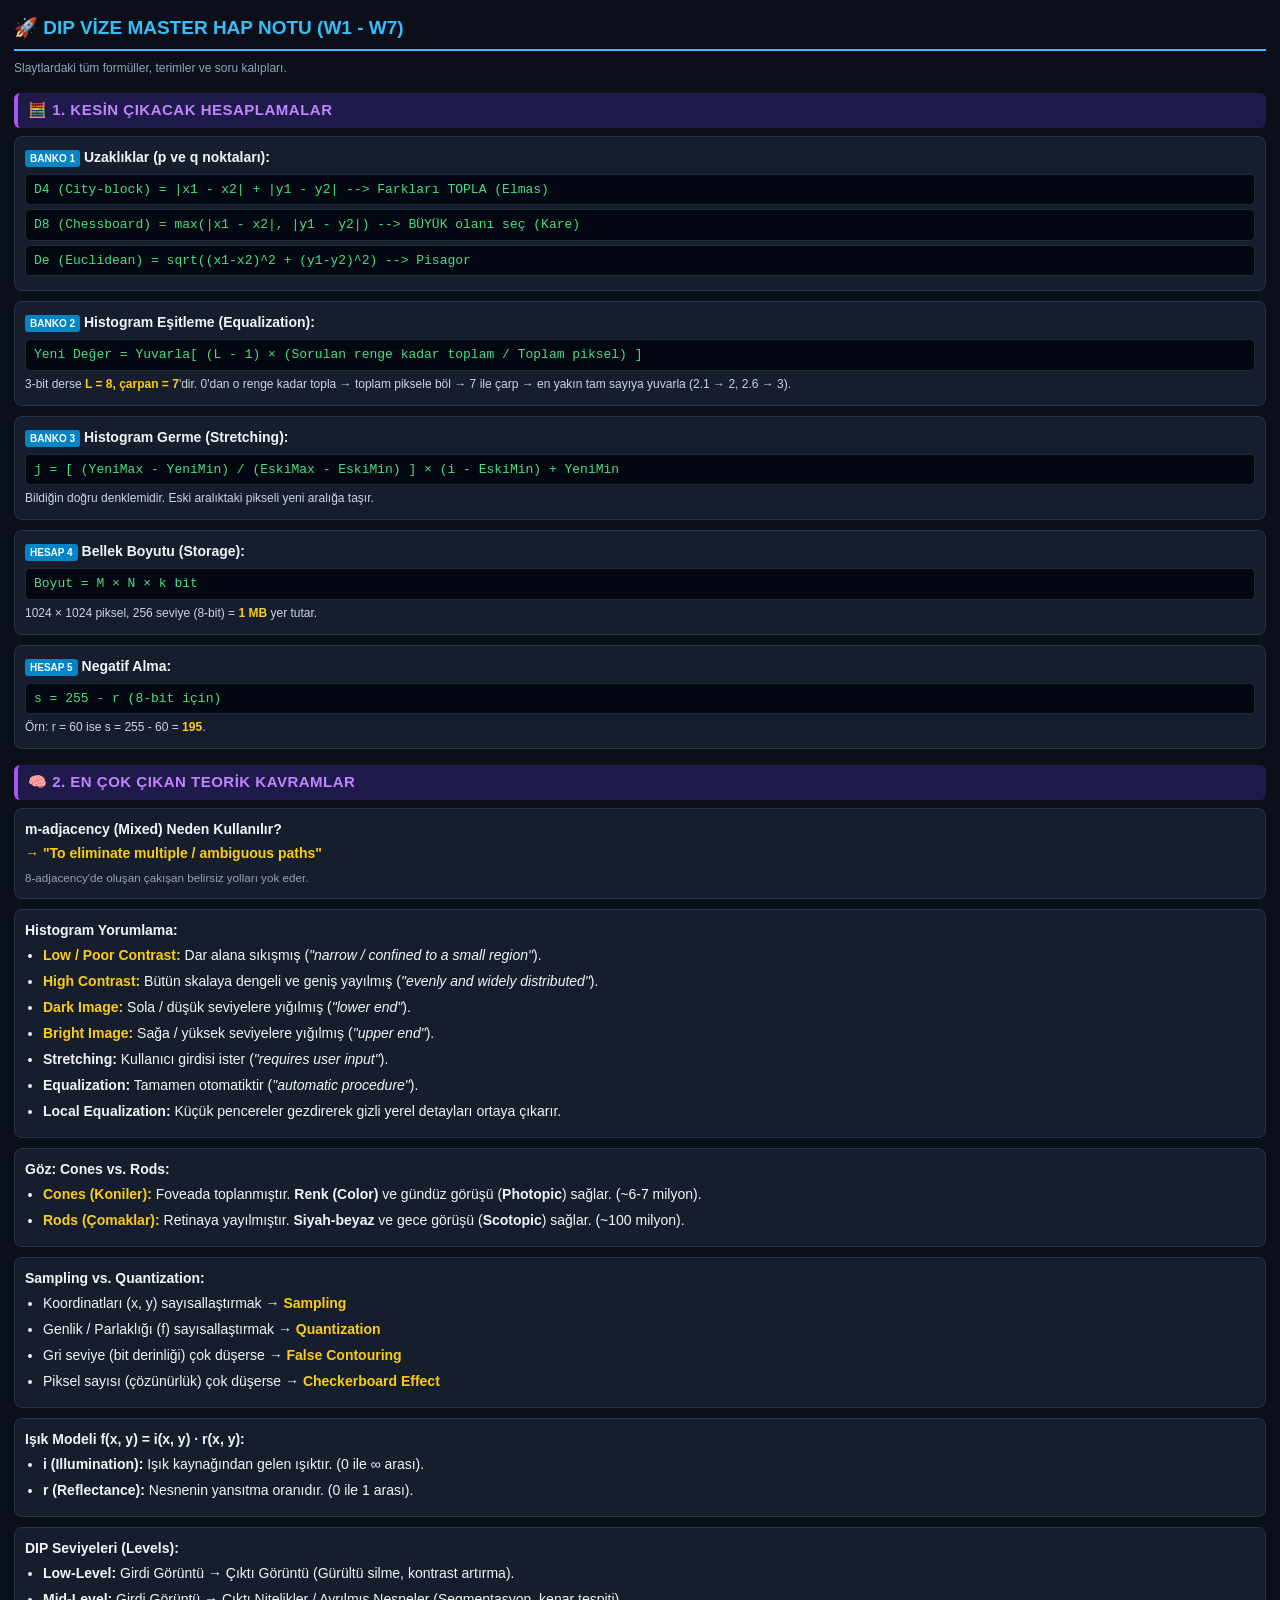
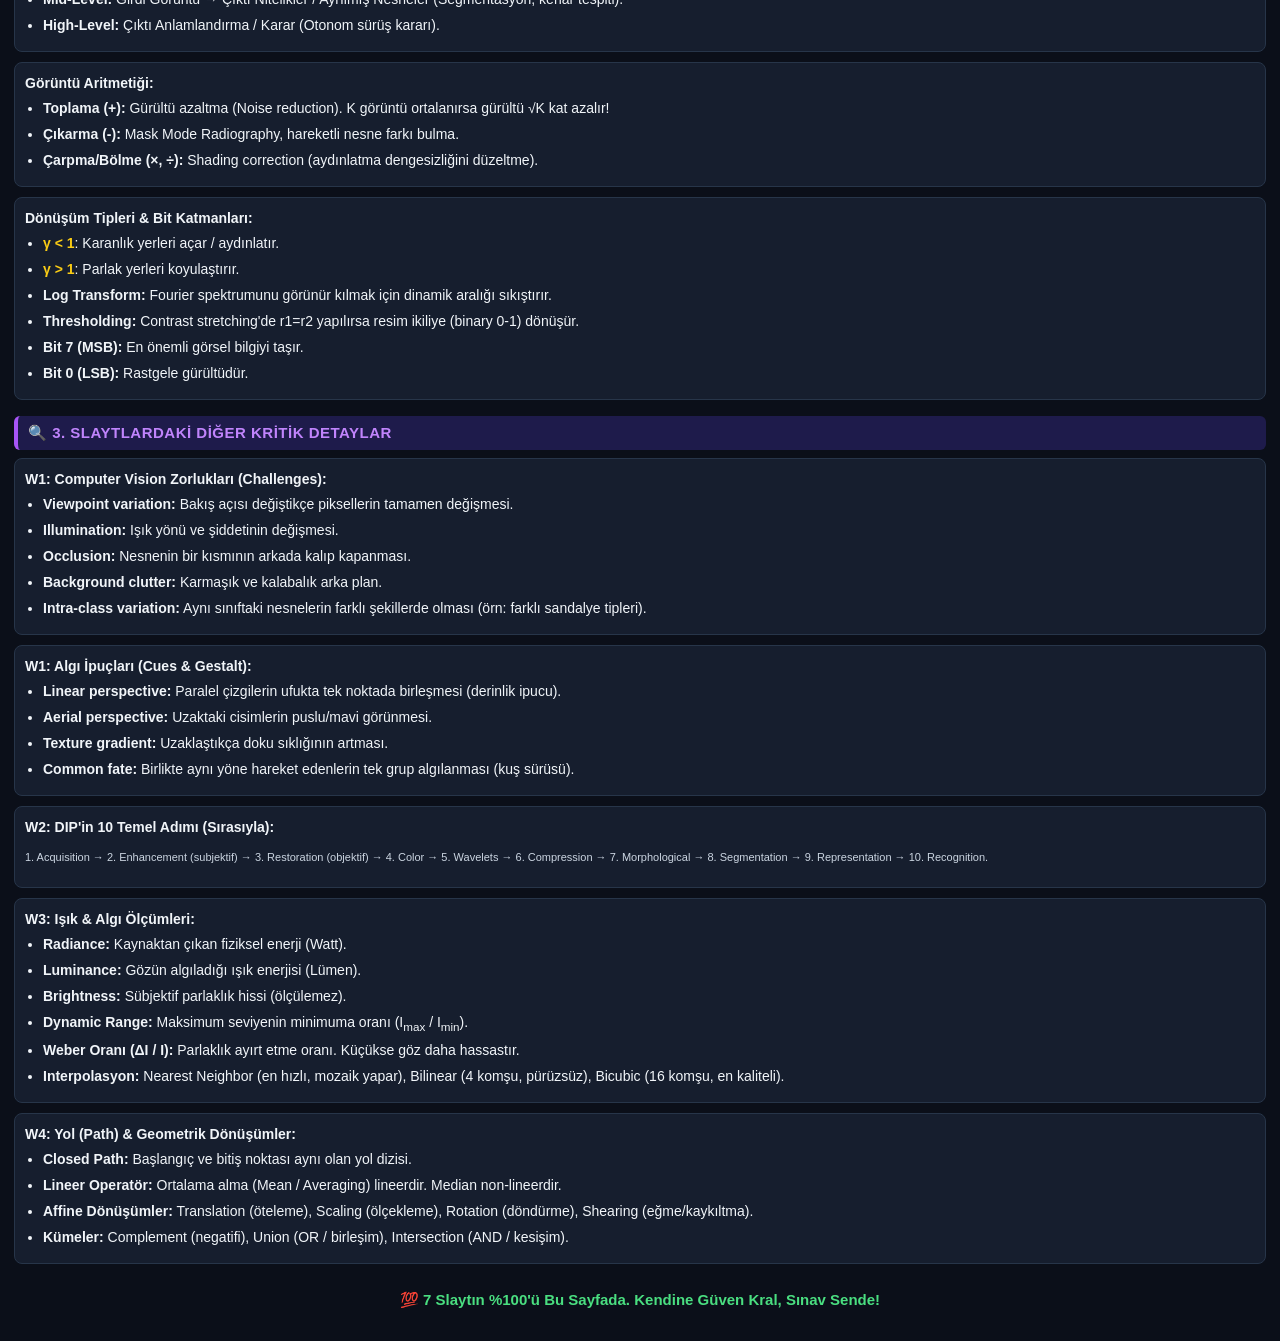
<file: dip-notlar.html>
<!DOCTYPE html>
<html lang="tr">
<head>
    <meta charset="UTF-8">
    <meta name="viewport" content="width=device-width, initial-scale=1.0">
    <title>DIP Vize MASTER Notları (W1 - W7)</title>
    <style>
        body {
            font-family: -apple-system, BlinkMacSystemFont, "Segoe UI", Roboto, Helvetica, Arial, sans-serif;
            background-color: #0b0f19;
            color: #f1f5f9;
            padding: 14px;
            margin: 0;
            line-height: 1.5;
            font-size: 14px;
        }
        h1 {
            font-size: 19px;
            color: #38bdf8;
            border-bottom: 2px solid #38bdf8;
            padding-bottom: 6px;
            margin-top: 0;
        }
        h2 {
            font-size: 15px;
            color: #c084fc;
            background: #1e1b4b;
            padding: 6px 10px;
            border-radius: 6px;
            margin-top: 16px;
            margin-bottom: 8px;
            border-left: 4px solid #a855f7;
            text-transform: uppercase;
            letter-spacing: 0.5px;
        }
        .box {
            background-color: #161e2e;
            border: 1px solid #273549;
            border-radius: 8px;
            padding: 10px;
            margin-bottom: 10px;
        }
        .highlight {
            color: #facc15;
            font-weight: 700;
        }
        .formula {
            background: #030712;
            color: #4ade80;
            padding: 5px 8px;
            border-radius: 5px;
            font-family: monospace;
            font-size: 13px;
            display: block;
            margin: 4px 0;
            border: 1px solid #1f2937;
        }
        ul {
            padding-left: 18px;
            margin: 4px 0;
        }
        li {
            margin-bottom: 5px;
        }
        .tag {
            display: inline-block;
            background: #0284c7;
            color: white;
            font-size: 10px;
            font-weight: bold;
            padding: 1px 5px;
            border-radius: 3px;
            margin-bottom: 3px;
        }
        .badge {
            background: #4338ca;
            color: #c7d2fe;
            font-size: 10px;
            padding: 1px 4px;
            border-radius: 3px;
            font-weight: 600;
        }
    </style>
</head>
<body>

    <h1>🚀 DIP VİZE MASTER HAP NOTU (W1 - W7)</h1>
    <p style="color: #94a3b8; font-size: 12px; margin-top: -4px;">Slaytlardaki tüm formüller, terimler ve soru kalıpları.</p>

    <!-- BÖLÜM 1: HESAPLAMALAR -->
    <h2>🧮 1. KESİN ÇIKACAK HESAPLAMALAR</h2>

    <div class="box">
        <span class="tag">BANKO 1</span> <strong>Uzaklıklar (p ve q noktaları):</strong>
        <span class="formula">D4 (City-block) = |x1 - x2| + |y1 - y2|  --> Farkları TOPLA (Elmas)</span>
        <span class="formula">D8 (Chessboard) = max(|x1 - x2|, |y1 - y2|)  --> BÜYÜK olanı seç (Kare)</span>
        <span class="formula">De (Euclidean) = sqrt((x1-x2)^2 + (y1-y2)^2)  --> Pisagor</span>
    </div>

    <div class="box">
        <span class="tag">BANKO 2</span> <strong>Histogram Eşitleme (Equalization):</strong>
        <span class="formula">Yeni Değer = Yuvarla[ (L - 1) × (Sorulan renge kadar toplam / Toplam piksel) ]</span>
        <p style="font-size: 12px; color: #cbd5e1; margin: 2px 0;">3-bit derse <span class="highlight">L = 8, çarpan = 7</span>'dir. 0'dan o renge kadar topla &rarr; toplam piksele böl &rarr; 7 ile çarp &rarr; en yakın tam sayıya yuvarla (2.1 &rarr; 2, 2.6 &rarr; 3).</p>
    </div>

    <div class="box">
        <span class="tag">BANKO 3</span> <strong>Histogram Germe (Stretching):</strong>
        <span class="formula">j = [ (YeniMax - YeniMin) / (EskiMax - EskiMin) ] × (i - EskiMin) + YeniMin</span>
        <p style="font-size: 12px; color: #cbd5e1; margin: 2px 0;">Bildiğin doğru denklemidir. Eski aralıktaki pikseli yeni aralığa taşır.</p>
    </div>

    <div class="box">
        <span class="tag">HESAP 4</span> <strong>Bellek Boyutu (Storage):</strong>
        <span class="formula">Boyut = M × N × k bit</span>
        <p style="font-size: 12px; color: #cbd5e1; margin: 2px 0;">1024 × 1024 piksel, 256 seviye (8-bit) = <span class="highlight">1 MB</span> yer tutar.</p>
    </div>

    <div class="box">
        <span class="tag">HESAP 5</span> <strong>Negatif Alma:</strong>
        <span class="formula">s = 255 - r  (8-bit için)</span>
        <p style="font-size: 12px; color: #cbd5e1; margin: 2px 0;">Örn: r = 60 ise s = 255 - 60 = <span class="highlight">195</span>.</p>
    </div>

    <!-- BÖLÜM 2: BANKO TEORİK KAVRAMLAR -->
    <h2>🧠 2. EN ÇOK ÇIKAN TEORİK KAVRAMLAR</h2>

    <div class="box">
        <strong>m-adjacency (Mixed) Neden Kullanılır?</strong>
        <p class="highlight" style="font-size: 14px; margin: 3px 0;">&rarr; "To eliminate multiple / ambiguous paths"</p>
        <small style="color: #94a3b8;">8-adjacency'de oluşan çakışan belirsiz yolları yok eder.</small>
    </div>

    <div class="box">
        <strong>Histogram Yorumlama:</strong>
        <ul>
            <li><span class="highlight">Low / Poor Contrast:</span> Dar alana sıkışmış (<em>"narrow / confined to a small region"</em>).</li>
            <li><span class="highlight">High Contrast:</span> Bütün skalaya dengeli ve geniş yayılmış (<em>"evenly and widely distributed"</em>).</li>
            <li><span class="highlight">Dark Image:</span> Sola / düşük seviyelere yığılmış (<em>"lower end"</em>).</li>
            <li><span class="highlight">Bright Image:</span> Sağa / yüksek seviyelere yığılmış (<em>"upper end"</em>).</li>
            <li><strong>Stretching:</strong> Kullanıcı girdisi ister (<em>"requires user input"</em>).</li>
            <li><strong>Equalization:</strong> Tamamen otomatiktir (<em>"automatic procedure"</em>).</li>
            <li><strong>Local Equalization:</strong> Küçük pencereler gezdirerek gizli yerel detayları ortaya çıkarır.</li>
        </ul>
    </div>

    <div class="box">
        <strong>Göz: Cones vs. Rods:</strong>
        <ul>
            <li><span class="highlight">Cones (Koniler):</span> Foveada toplanmıştır. <strong>Renk (Color)</strong> ve gündüz görüşü (<strong>Photopic</strong>) sağlar. (~6-7 milyon).</li>
            <li><span class="highlight">Rods (Çomaklar):</span> Retinaya yayılmıştır. <strong>Siyah-beyaz</strong> ve gece görüşü (<strong>Scotopic</strong>) sağlar. (~100 milyon).</li>
        </ul>
    </div>

    <div class="box">
        <strong>Sampling vs. Quantization:</strong>
        <ul>
            <li>Koordinatları (x, y) sayısallaştırmak &rarr; <span class="highlight">Sampling</span></li>
            <li>Genlik / Parlaklığı (f) sayısallaştırmak &rarr; <span class="highlight">Quantization</span></li>
            <li>Gri seviye (bit derinliği) çok düşerse &rarr; <span class="highlight">False Contouring</span></li>
            <li>Piksel sayısı (çözünürlük) çok düşerse &rarr; <span class="highlight">Checkerboard Effect</span></li>
        </ul>
    </div>

    <div class="box">
        <strong>Işık Modeli f(x, y) = i(x, y) · r(x, y):</strong>
        <ul>
            <li><strong>i (Illumination):</strong> Işık kaynağından gelen ışıktır. (0 ile &infin; arası).</li>
            <li><strong>r (Reflectance):</strong> Nesnenin yansıtma oranıdır. (0 ile 1 arası).</li>
        </ul>
    </div>

    <div class="box">
        <strong>DIP Seviyeleri (Levels):</strong>
        <ul>
            <li><strong>Low-Level:</strong> Girdi Görüntü &rarr; Çıktı Görüntü (Gürültü silme, kontrast artırma).</li>
            <li><strong>Mid-Level:</strong> Girdi Görüntü &rarr; Çıktı Nitelikler / Ayrılmış Nesneler (Segmentasyon, kenar tespiti).</li>
            <li><strong>High-Level:</strong> Çıktı Anlamlandırma / Karar (Otonom sürüş kararı).</li>
        </ul>
    </div>

    <div class="box">
        <strong>Görüntü Aritmetiği:</strong>
        <ul>
            <li><strong>Toplama (+):</strong> Gürültü azaltma (Noise reduction). K görüntü ortalanırsa gürültü &radic;K kat azalır!</li>
            <li><strong>Çıkarma (-):</strong> Mask Mode Radiography, hareketli nesne farkı bulma.</li>
            <li><strong>Çarpma/Bölme (&times;, &divide;):</strong> Shading correction (aydınlatma dengesizliğini düzeltme).</li>
        </ul>
    </div>

    <div class="box">
        <strong>Dönüşüm Tipleri & Bit Katmanları:</strong>
        <ul>
            <li><span class="highlight">&gamma; &lt; 1</span>: Karanlık yerleri açar / aydınlatır.</li>
            <li><span class="highlight">&gamma; &gt; 1</span>: Parlak yerleri koyulaştırır.</li>
            <li><strong>Log Transform:</strong> Fourier spektrumunu görünür kılmak için dinamik aralığı sıkıştırır.</li>
            <li><strong>Thresholding:</strong> Contrast stretching'de r1=r2 yapılırsa resim ikiliye (binary 0-1) dönüşür.</li>
            <li><strong>Bit 7 (MSB):</strong> En önemli görsel bilgiyi taşır.</li>
            <li><strong>Bit 0 (LSB):</strong> Rastgele gürültüdür.</li>
        </ul>
    </div>

    <!-- BÖLÜM 3: SLAYTLARDAKİ DİĞER TÜM DETAYLAR -->
    <h2>🔍 3. SLAYTLARDAKİ DİĞER KRİTİK DETAYLAR</h2>

    <div class="box">
        <strong>W1: Computer Vision Zorlukları (Challenges):</strong>
        <ul>
            <li><strong>Viewpoint variation:</strong> Bakış açısı değiştikçe piksellerin tamamen değişmesi.</li>
            <li><strong>Illumination:</strong> Işık yönü ve şiddetinin değişmesi.</li>
            <li><strong>Occlusion:</strong> Nesnenin bir kısmının arkada kalıp kapanması.</li>
            <li><strong>Background clutter:</strong> Karmaşık ve kalabalık arka plan.</li>
            <li><strong>Intra-class variation:</strong> Aynı sınıftaki nesnelerin farklı şekillerde olması (örn: farklı sandalye tipleri).</li>
        </ul>
    </div>

    <div class="box">
        <strong>W1: Algı İpuçları (Cues & Gestalt):</strong>
        <ul>
            <li><strong>Linear perspective:</strong> Paralel çizgilerin ufukta tek noktada birleşmesi (derinlik ipucu).</li>
            <li><strong>Aerial perspective:</strong> Uzaktaki cisimlerin puslu/mavi görünmesi.</li>
            <li><strong>Texture gradient:</strong> Uzaklaştıkça doku sıklığının artması.</li>
            <li><strong>Common fate:</strong> Birlikte aynı yöne hareket edenlerin tek grup algılanması (kuş sürüsü).</li>
        </ul>
    </div>

    <div class="box">
        <strong>W2: DIP'in 10 Temel Adımı (Sırasıyla):</strong>
        <p style="font-size: 11px; color: #cbd5e1;">
            1. Acquisition &rarr; 2. Enhancement (subjektif) &rarr; 3. Restoration (objektif) &rarr; 4. Color &rarr; 5. Wavelets &rarr; 6. Compression &rarr; 7. Morphological &rarr; 8. Segmentation &rarr; 9. Representation &rarr; 10. Recognition.
        </p>
    </div>

    <div class="box">
        <strong>W3: Işık & Algı Ölçümleri:</strong>
        <ul>
            <li><strong>Radiance:</strong> Kaynaktan çıkan fiziksel enerji (Watt).</li>
            <li><strong>Luminance:</strong> Gözün algıladığı ışık enerjisi (Lümen).</li>
            <li><strong>Brightness:</strong> Sübjektif parlaklık hissi (ölçülemez).</li>
            <li><strong>Dynamic Range:</strong> Maksimum seviyenin minimuma oranı (I<sub>max</sub> / I<sub>min</sub>).</li>
            <li><strong>Weber Oranı (&Delta;I / I):</strong> Parlaklık ayırt etme oranı. Küçükse göz daha hassastır.</li>
            <li><strong>Interpolasyon:</strong> Nearest Neighbor (en hızlı, mozaik yapar), Bilinear (4 komşu, pürüzsüz), Bicubic (16 komşu, en kaliteli).</li>
        </ul>
    </div>

    <div class="box">
        <strong>W4: Yol (Path) & Geometrik Dönüşümler:</strong>
        <ul>
            <li><strong>Closed Path:</strong> Başlangıç ve bitiş noktası aynı olan yol dizisi.</li>
            <li><strong>Lineer Operatör:</strong> Ortalama alma (Mean / Averaging) lineerdir. Median non-lineerdir.</li>
            <li><strong>Affine Dönüşümler:</strong> Translation (öteleme), Scaling (ölçekleme), Rotation (döndürme), Shearing (eğme/kaykıltma).</li>
            <li><strong>Kümeler:</strong> Complement (negatifi), Union (OR / birleşim), Intersection (AND / kesişim).</li>
        </ul>
    </div>

    <p style="text-align: center; color: #4ade80; font-weight: bold; margin-top: 25px; font-size: 15px;">
        💯 7 Slaytın %100'ü Bu Sayfada. Kendine Güven Kral, Sınav Sende!
    </p>

</body>
</html>
</file>
<file: css/style.css>
/* ==========================================================================
   HASAN GÜRSES (hasangurses.com) - YARATICI & İNTERAKTİF PORTFOLYO STİLLERİ
   ========================================================================== */

:root {
  /* Dark Theme (Default) */
  --bg-primary: #060913;
  --bg-secondary: #0b1021;
  --bg-card: rgba(15, 23, 42, 0.65);
  --bg-card-hover: rgba(22, 33, 62, 0.85);
  --bg-glass: rgba(10, 15, 30, 0.78);
  --text-primary: #f8fafc;
  --text-secondary: #94a3b8;
  --text-muted: #64748b;
  --accent-cyan: #06b6d4;
  --accent-indigo: #6366f1;
  --accent-violet: #8b5cf6;
  --accent-emerald: #10b981;
  --border-color: rgba(148, 163, 184, 0.12);
  --border-glow: rgba(6, 182, 212, 0.45);
  --shadow-lg: 0 20px 50px rgba(0, 0, 0, 0.55);
  --gradient-primary: linear-gradient(135deg, #06b6d4 0%, #6366f1 50%, #8b5cf6 100%);
  --gradient-subtle: linear-gradient(135deg, rgba(6, 182, 212, 0.14), rgba(99, 102, 241, 0.14));
  --font-sans: 'Plus Jakarta Sans', -apple-system, BlinkMacSystemFont, 'Segoe UI', Roboto, sans-serif;
  --font-mono: 'JetBrains Mono', 'Fira Code', monospace;
  --nav-height: 78px;
}

[data-theme="light"] {
  --bg-primary: #f8fafc;
  --bg-secondary: #f1f5f9;
  --bg-card: rgba(255, 255, 255, 0.85);
  --bg-card-hover: rgba(255, 255, 255, 0.98);
  --bg-glass: rgba(255, 255, 255, 0.85);
  --text-primary: #0f172a;
  --text-secondary: #475569;
  --text-muted: #64748b;
  --border-color: rgba(15, 23, 42, 0.1);
  --border-glow: rgba(6, 182, 212, 0.4);
  --shadow-lg: 0 20px 45px rgba(15, 23, 42, 0.08);
}

* {
  margin: 0;
  padding: 0;
  box-sizing: border-box;
}

html {
  scroll-behavior: smooth;
  scroll-padding-top: 90px;
}

body {
  font-family: var(--font-sans);
  background-color: var(--bg-primary);
  color: var(--text-primary);
  line-height: 1.65;
  overflow-x: hidden;
  transition: background-color 0.35s ease, color 0.35s ease;
}

/* Custom Scrollbar */
::-webkit-scrollbar {
  width: 8px;
}
::-webkit-scrollbar-track {
  background: var(--bg-primary);
}
::-webkit-scrollbar-thumb {
  background: rgba(99, 102, 241, 0.4);
  border-radius: 99px;
}
::-webkit-scrollbar-thumb:hover {
  background: var(--accent-cyan);
}

/* Scroll Progress Bar */
#scroll-progress {
  position: fixed;
  top: 0;
  left: 0;
  height: 3px;
  width: 0%;
  background: var(--gradient-primary);
  z-index: 9999;
  box-shadow: 0 0 12px var(--accent-cyan);
  transition: width 0.08s linear;
}

/* Interactive Background Canvas & Ambient Orbs */
#neural-canvas {
  position: fixed;
  top: 0;
  left: 0;
  width: 100vw;
  height: 100vh;
  z-index: -2;
  pointer-events: none;
  opacity: 0.65;
}

.ambient-glow {
  position: fixed;
  border-radius: 50%;
  filter: blur(130px);
  z-index: -1;
  pointer-events: none;
  opacity: 0.25;
}
.glow-1 {
  width: 480px;
  height: 480px;
  background: var(--accent-cyan);
  top: -120px;
  left: -120px;
}
.glow-2 {
  width: 520px;
  height: 520px;
  background: var(--accent-violet);
  bottom: -160px;
  right: -120px;
}

/* Interactive Cursor Spotlight */
#cursor-glow {
  position: fixed;
  width: 420px;
  height: 420px;
  border-radius: 50%;
  background: radial-gradient(circle, rgba(6, 182, 212, 0.09) 0%, rgba(99, 102, 241, 0.04) 40%, transparent 70%);
  transform: translate(-50%, -50%);
  pointer-events: none;
  z-index: 1;
  transition: opacity 0.3s ease;
}

/* Container */
.container {
  width: 100%;
  max-width: 1220px;
  margin: 0 auto;
  padding: 0 24px;
  position: relative;
  z-index: 2;
}

/* ==========================================================================
   NAVIGATION BAR
   ========================================================================== */
.navbar {
  position: fixed;
  top: 0;
  left: 0;
  width: 100%;
  height: var(--nav-height);
  background: var(--bg-glass);
  backdrop-filter: blur(18px);
  -webkit-backdrop-filter: blur(18px);
  border-bottom: 1px solid var(--border-color);
  z-index: 1000;
  transition: all 0.3s ease;
}

.nav-inner {
  display: flex;
  align-items: center;
  justify-content: space-between;
  height: 100%;
}

.brand {
  display: flex;
  align-items: center;
  gap: 12px;
  text-decoration: none;
  color: var(--text-primary);
  font-weight: 800;
  font-size: 1.2rem;
  letter-spacing: -0.02em;
}

.brand-monogram {
  width: 40px;
  height: 40px;
  border-radius: 12px;
  background: var(--gradient-primary);
  display: flex;
  align-items: center;
  justify-content: center;
  color: #fff;
  font-family: var(--font-mono);
  font-weight: 800;
  font-size: 1rem;
  box-shadow: 0 6px 20px rgba(6, 182, 212, 0.35);
}

.brand-domain {
  font-family: var(--font-mono);
  font-size: 0.78rem;
  color: var(--accent-cyan);
  display: block;
  font-weight: 500;
}

.nav-links {
  display: flex;
  align-items: center;
  gap: 28px;
  list-style: none;
}

.nav-links a {
  text-decoration: none;
  color: var(--text-secondary);
  font-weight: 600;
  font-size: 0.93rem;
  transition: color 0.25s ease;
  position: relative;
}

.nav-links a:hover,
.nav-links a.active {
  color: var(--text-primary);
}

.nav-links a::after {
  content: '';
  position: absolute;
  bottom: -6px;
  left: 0;
  width: 0%;
  height: 2px;
  background: var(--gradient-primary);
  border-radius: 2px;
  transition: width 0.25s ease;
}

.nav-links a:hover::after,
.nav-links a.active::after {
  width: 100%;
}

.nav-actions {
  display: flex;
  align-items: center;
  gap: 10px;
}

.icon-btn {
  background: var(--bg-card);
  border: 1px solid var(--border-color);
  color: var(--text-primary);
  height: 38px;
  padding: 0 12px;
  border-radius: 10px;
  display: inline-flex;
  align-items: center;
  justify-content: center;
  gap: 6px;
  cursor: pointer;
  font-family: var(--font-mono);
  font-size: 0.8rem;
  font-weight: 600;
  transition: all 0.25s ease;
}

.icon-btn:hover {
  border-color: var(--accent-cyan);
  transform: translateY(-2px);
  box-shadow: 0 6px 18px rgba(6, 182, 212, 0.2);
}

.kbd-hint {
  font-size: 0.7rem;
  padding: 2px 6px;
  border-radius: 5px;
  background: rgba(148, 163, 184, 0.15);
  color: var(--text-secondary);
}

.btn-cv-nav {
  background: var(--gradient-primary);
  color: #fff;
  border: none;
  height: 38px;
  padding: 0 16px;
  border-radius: 10px;
  font-weight: 700;
  font-size: 0.85rem;
  cursor: pointer;
  display: inline-flex;
  align-items: center;
  gap: 8px;
  box-shadow: 0 6px 20px rgba(99, 102, 241, 0.35);
  transition: all 0.25s ease;
}

.btn-cv-nav:hover {
  transform: translateY(-2px);
  box-shadow: 0 10px 26px rgba(6, 182, 212, 0.45);
}

.mobile-menu-btn {
  display: none;
}

/* ==========================================================================
   HERO SECTION
   ========================================================================== */
.hero {
  min-height: 100vh;
  padding: calc(var(--nav-height) + 50px) 0 80px;
  display: flex;
  align-items: center;
}

.hero-grid {
  display: grid;
  grid-template-columns: 1.15fr 0.85fr;
  gap: 48px;
  align-items: center;
}

.status-pill {
  display: inline-flex;
  align-items: center;
  gap: 10px;
  padding: 8px 16px;
  border-radius: 99px;
  background: var(--gradient-subtle);
  border: 1px solid rgba(6, 182, 212, 0.3);
  font-size: 0.84rem;
  font-weight: 600;
  color: var(--accent-cyan);
  margin-bottom: 22px;
}

.pulse-dot {
  width: 9px;
  height: 9px;
  border-radius: 50%;
  background: var(--accent-emerald);
  box-shadow: 0 0 0 0 rgba(16, 185, 129, 0.7);
  animation: pulse 2s infinite;
}

@keyframes pulse {
  0% {
    box-shadow: 0 0 0 0 rgba(16, 185, 129, 0.7);
  }
  70% {
    box-shadow: 0 0 0 10px rgba(16, 185, 129, 0);
  }
  100% {
    box-shadow: 0 0 0 0 rgba(16, 185, 129, 0);
  }
}

.hero-greeting {
  font-size: 1.1rem;
  color: var(--text-secondary);
  font-weight: 600;
  margin-bottom: 6px;
}

.hero-title {
  font-size: clamp(2.5rem, 5vw, 4.1rem);
  font-weight: 800;
  line-height: 1.1;
  letter-spacing: -0.03em;
  margin-bottom: 14px;
}

.gradient-text {
  background: var(--gradient-primary);
  -webkit-background-clip: text;
  background-clip: text;
  color: transparent;
}

.hero-role-wrapper {
  font-family: var(--font-mono);
  font-size: clamp(1.05rem, 2vw, 1.35rem);
  color: var(--accent-cyan);
  font-weight: 600;
  min-height: 36px;
  display: flex;
  align-items: center;
  gap: 8px;
  margin-bottom: 20px;
}

.cursor-blink {
  display: inline-block;
  width: 3px;
  height: 1.2em;
  background: var(--accent-cyan);
  animation: blink 1s step-end infinite;
}

@keyframes blink {
  50% { opacity: 0; }
}

.hero-about {
  font-size: 1.04rem;
  color: var(--text-secondary);
  max-width: 620px;
  margin-bottom: 30px;
}

.hero-cta-group {
  display: flex;
  flex-wrap: wrap;
  gap: 14px;
  margin-bottom: 36px;
}

.btn {
  display: inline-flex;
  align-items: center;
  justify-content: center;
  gap: 10px;
  padding: 13px 24px;
  border-radius: 12px;
  font-weight: 700;
  font-size: 0.95rem;
  text-decoration: none;
  cursor: pointer;
  transition: all 0.25s ease;
  border: 1px solid transparent;
}

.btn-primary {
  background: var(--gradient-primary);
  color: #fff;
  box-shadow: 0 10px 25px rgba(6, 182, 212, 0.3);
}

.btn-primary:hover {
  transform: translateY(-3px);
  box-shadow: 0 14px 32px rgba(6, 182, 212, 0.45);
}

.btn-secondary {
  background: var(--bg-card);
  color: var(--text-primary);
  border-color: var(--border-color);
}

.btn-secondary:hover {
  border-color: var(--accent-cyan);
  transform: translateY(-3px);
}

.hero-stats {
  display: grid;
  grid-template-columns: repeat(4, 1fr);
  gap: 14px;
}

.stat-card {
  background: var(--bg-card);
  border: 1px solid var(--border-color);
  border-radius: 14px;
  padding: 14px 16px;
  backdrop-filter: blur(12px);
  transition: all 0.25s ease;
}

.stat-card:hover {
  border-color: var(--accent-cyan);
  transform: translateY(-3px);
}

.stat-value {
  font-size: 1.15rem;
  font-weight: 800;
  color: var(--text-primary);
  font-family: var(--font-mono);
}

.stat-label {
  font-size: 0.78rem;
  color: var(--text-secondary);
  margin-top: 2px;
}

/* Interactive AI & Code Terminal Showcase in Hero */
.hero-visual {
  perspective: 1000px;
}

.terminal-card {
  background: rgba(11, 16, 33, 0.9);
  border: 1px solid rgba(6, 182, 212, 0.3);
  border-radius: 18px;
  box-shadow: var(--shadow-lg), 0 0 40px rgba(6, 182, 212, 0.12);
  overflow: hidden;
  transition: transform 0.2s ease, box-shadow 0.3s ease;
}

.terminal-header {
  background: rgba(15, 23, 42, 0.95);
  padding: 12px 18px;
  display: flex;
  align-items: center;
  justify-content: space-between;
  border-bottom: 1px solid var(--border-color);
}

.terminal-dots {
  display: flex;
  gap: 8px;
}

.dot {
  width: 12px;
  height: 12px;
  border-radius: 50%;
}
.dot.red { background: #ef4444; }
.dot.yellow { background: #f59e0b; }
.dot.green { background: #10b981; }

.terminal-title {
  font-family: var(--font-mono);
  font-size: 0.78rem;
  color: var(--text-secondary);
}

.terminal-tabs {
  display: flex;
  gap: 6px;
  padding: 10px 18px 0;
  background: rgba(11, 16, 33, 0.95);
  border-bottom: 1px solid rgba(148, 163, 184, 0.08);
}

.term-tab {
  background: transparent;
  border: none;
  color: var(--text-secondary);
  font-family: var(--font-mono);
  font-size: 0.76rem;
  padding: 7px 12px;
  border-radius: 8px 8px 0 0;
  cursor: pointer;
  transition: all 0.2s ease;
}

.term-tab.active {
  background: rgba(6, 182, 212, 0.14);
  color: var(--accent-cyan);
  border-bottom: 2px solid var(--accent-cyan);
}

.terminal-body {
  padding: 20px;
  font-family: var(--font-mono);
  font-size: 0.83rem;
  line-height: 1.7;
  color: #e2e8f0;
  min-height: 295px;
}

.code-key { color: #38bdf8; }
.code-str { color: #34d399; }
.code-kw { color: #c084fc; }
.code-comment { color: #64748b; font-style: italic; }
.code-num { color: #fbbf24; }

.vision-hud {
  margin-top: 14px;
  padding: 12px 14px;
  border-radius: 10px;
  background: rgba(6, 182, 212, 0.08);
  border: 1px dashed rgba(6, 182, 212, 0.35);
  display: flex;
  align-items: center;
  justify-content: space-between;
  font-size: 0.77rem;
}

.hud-badge {
  color: var(--accent-emerald);
  font-weight: 700;
}

.terminal-footer {
  padding: 12px 18px;
  background: rgba(15, 23, 42, 0.8);
  border-top: 1px solid var(--border-color);
  display: flex;
  align-items: center;
  justify-content: space-between;
  font-size: 0.78rem;
  color: var(--text-secondary);
}

.social-quick {
  display: flex;
  gap: 10px;
}

.social-quick a {
  color: var(--text-secondary);
  text-decoration: none;
  display: inline-flex;
  align-items: center;
  gap: 5px;
  font-family: var(--font-mono);
  font-size: 0.78rem;
  transition: color 0.2s ease;
}

.social-quick a:hover {
  color: var(--accent-cyan);
}

/* ==========================================================================
   SECTIONS GENERAL
   ========================================================================== */
section {
  padding: 96px 0;
  position: relative;
}

.section-header {
  text-align: center;
  max-width: 700px;
  margin: 0 auto 56px;
}

.section-badge {
  display: inline-block;
  font-family: var(--font-mono);
  font-size: 0.78rem;
  font-weight: 700;
  letter-spacing: 0.12em;
  text-transform: uppercase;
  color: var(--accent-cyan);
  background: rgba(6, 182, 212, 0.1);
  border: 1px solid rgba(6, 182, 212, 0.25);
  padding: 6px 14px;
  border-radius: 99px;
  margin-bottom: 14px;
}

.section-title {
  font-size: clamp(1.9rem, 3.5vw, 2.7rem);
  font-weight: 800;
  letter-spacing: -0.02em;
  margin-bottom: 12px;
}

.section-subtitle {
  color: var(--text-secondary);
  font-size: 1rem;
}

/* ==========================================================================
   PROJECTS / PORTFOLIO SECTION
   ========================================================================== */
.filter-bar {
  display: flex;
  justify-content: center;
  flex-wrap: wrap;
  gap: 10px;
  margin-bottom: 42px;
}

.filter-btn {
  background: var(--bg-card);
  border: 1px solid var(--border-color);
  color: var(--text-secondary);
  padding: 9px 20px;
  border-radius: 99px;
  font-weight: 600;
  font-size: 0.88rem;
  cursor: pointer;
  transition: all 0.25s ease;
}

.filter-btn:hover,
.filter-btn.active {
  background: var(--gradient-primary);
  color: #fff;
  border-color: transparent;
  box-shadow: 0 8px 22px rgba(6, 182, 212, 0.3);
}

.projects-grid {
  display: grid;
  grid-template-columns: repeat(auto-fill, minmax(350px, 1fr));
  gap: 26px;
}

.project-card {
  background: var(--bg-card);
  border: 1px solid var(--border-color);
  border-radius: 20px;
  padding: 28px;
  display: flex;
  flex-direction: column;
  justify-content: space-between;
  position: relative;
  overflow: hidden;
  backdrop-filter: blur(14px);
  transition: transform 0.25s ease, border-color 0.25s ease, box-shadow 0.25s ease;
}

.project-card::before {
  content: '';
  position: absolute;
  inset: 0;
  background: radial-gradient(500px circle at var(--mouse-x, 50%) var(--mouse-y, 50%), rgba(6, 182, 212, 0.11), transparent 40%);
  pointer-events: none;
  opacity: 0;
  transition: opacity 0.3s ease;
}

.project-card:hover::before {
  opacity: 1;
}

.project-card:hover {
  border-color: var(--border-glow);
  box-shadow: var(--shadow-lg);
}

.project-top {
  display: flex;
  align-items: center;
  justify-content: space-between;
  margin-bottom: 20px;
}

.project-icon-box {
  width: 48px;
  height: 48px;
  border-radius: 14px;
  display: flex;
  align-items: center;
  justify-content: center;
  background: rgba(6, 182, 212, 0.12);
  color: var(--accent-cyan);
  border: 1px solid rgba(6, 182, 212, 0.25);
}

.project-category-tag {
  font-family: var(--font-mono);
  font-size: 0.74rem;
  font-weight: 600;
  padding: 5px 12px;
  border-radius: 99px;
  background: rgba(99, 102, 241, 0.12);
  color: var(--accent-indigo);
  border: 1px solid rgba(99, 102, 241, 0.25);
}

.project-title {
  font-size: 1.25rem;
  font-weight: 800;
  margin-bottom: 10px;
  line-height: 1.35;
}

.project-summary {
  color: var(--text-secondary);
  font-size: 0.93rem;
  margin-bottom: 22px;
}

.tech-tags {
  display: flex;
  flex-wrap: wrap;
  gap: 8px;
  margin-bottom: 24px;
}

.tech-tag {
  font-family: var(--font-mono);
  font-size: 0.74rem;
  padding: 4px 10px;
  border-radius: 8px;
  background: rgba(148, 163, 184, 0.1);
  color: var(--text-primary);
  border: 1px solid var(--border-color);
}

.project-actions {
  display: flex;
  align-items: center;
  justify-content: space-between;
  padding-top: 16px;
  border-top: 1px solid var(--border-color);
}

.btn-text {
  background: none;
  border: none;
  color: var(--accent-cyan);
  font-weight: 700;
  font-size: 0.88rem;
  cursor: pointer;
  display: inline-flex;
  align-items: center;
  gap: 6px;
  transition: gap 0.2s ease;
}

.btn-text:hover {
  gap: 10px;
}

.btn-github-link {
  color: var(--text-secondary);
  text-decoration: none;
  font-family: var(--font-mono);
  font-size: 0.82rem;
  display: inline-flex;
  align-items: center;
  gap: 6px;
  transition: color 0.2s ease;
}

.btn-github-link:hover {
  color: var(--text-primary);
}

/* ==========================================================================
   EXPERIENCE, EDUCATION & CERTIFICATES (TIMELINE)
   ========================================================================== */
.exp-edu-grid {
  display: grid;
  grid-template-columns: 1fr 1fr;
  gap: 36px;
  margin-bottom: 56px;
}

.timeline-column-title {
  display: flex;
  align-items: center;
  gap: 12px;
  font-size: 1.35rem;
  font-weight: 800;
  margin-bottom: 26px;
}

.timeline {
  position: relative;
  padding-left: 28px;
  border-left: 2px solid rgba(6, 182, 212, 0.3);
}

.timeline-item {
  position: relative;
  background: var(--bg-card);
  border: 1px solid var(--border-color);
  border-radius: 18px;
  padding: 26px;
  margin-bottom: 24px;
  backdrop-filter: blur(12px);
  transition: all 0.25s ease;
}

.timeline-item:hover {
  border-color: var(--accent-cyan);
  transform: translateX(4px);
}

.timeline-dot {
  position: absolute;
  left: -37px;
  top: 28px;
  width: 16px;
  height: 16px;
  border-radius: 50%;
  background: var(--accent-cyan);
  border: 3px solid var(--bg-primary);
  box-shadow: 0 0 12px var(--accent-cyan);
}

.timeline-period {
  font-family: var(--font-mono);
  font-size: 0.8rem;
  color: var(--accent-cyan);
  font-weight: 700;
  margin-bottom: 6px;
  display: inline-block;
}

.timeline-role {
  font-size: 1.2rem;
  font-weight: 800;
  margin-bottom: 4px;
}

.timeline-org {
  color: var(--text-secondary);
  font-weight: 600;
  font-size: 0.95rem;
  margin-bottom: 14px;
}

.timeline-list {
  padding-left: 18px;
  color: var(--text-secondary);
  font-size: 0.92rem;
  margin-bottom: 16px;
}

.timeline-list li {
  margin-bottom: 8px;
}

/* Certificates Row */
.cert-grid {
  display: grid;
  grid-template-columns: repeat(auto-fit, minmax(280px, 1fr));
  gap: 20px;
}

.cert-card {
  background: var(--bg-card);
  border: 1px solid var(--border-color);
  border-radius: 16px;
  padding: 22px;
  display: flex;
  align-items: center;
  gap: 16px;
  transition: all 0.25s ease;
}

.cert-card:hover {
  border-color: var(--accent-violet);
  transform: translateY(-4px);
}

.cert-icon {
  width: 46px;
  height: 46px;
  border-radius: 12px;
  background: rgba(139, 92, 246, 0.14);
  color: var(--accent-violet);
  display: flex;
  align-items: center;
  justify-content: center;
  flex-shrink: 0;
}

.cert-info h4 {
  font-size: 1.02rem;
  font-weight: 700;
  margin-bottom: 3px;
}

.cert-info p {
  font-size: 0.84rem;
  color: var(--text-secondary);
}

.cert-tag {
  display: inline-block;
  margin-top: 6px;
  font-family: var(--font-mono);
  font-size: 0.72rem;
  color: var(--accent-cyan);
}

/* ==========================================================================
   SKILLS & TECH STACK SECTION
   ========================================================================== */
.skills-grid {
  display: grid;
  grid-template-columns: repeat(auto-fit, minmax(275px, 1fr));
  gap: 24px;
}

.skill-group-card {
  background: var(--bg-card);
  border: 1px solid var(--border-color);
  border-radius: 20px;
  padding: 26px;
  backdrop-filter: blur(12px);
  transition: all 0.25s ease;
}

.skill-group-card:hover {
  border-color: var(--accent-cyan);
  transform: translateY(-4px);
}

.skill-group-header {
  display: flex;
  align-items: center;
  gap: 12px;
  margin-bottom: 10px;
}

.skill-group-header h3 {
  font-size: 1.12rem;
  font-weight: 800;
}

.skill-group-desc {
  font-size: 0.86rem;
  color: var(--text-secondary);
  margin-bottom: 20px;
}

.skill-item {
  margin-bottom: 15px;
}

.skill-item:last-child {
  margin-bottom: 0;
}

.skill-meta {
  display: flex;
  justify-content: space-between;
  align-items: center;
  font-size: 0.88rem;
  font-weight: 600;
  margin-bottom: 6px;
}

.skill-tag-pill {
  font-family: var(--font-mono);
  font-size: 0.72rem;
  color: var(--accent-cyan);
  background: rgba(6, 182, 212, 0.1);
  padding: 2px 8px;
  border-radius: 6px;
}

.skill-bar-bg {
  width: 100%;
  height: 7px;
  background: rgba(148, 163, 184, 0.14);
  border-radius: 99px;
  overflow: hidden;
}

.skill-bar-fill {
  height: 100%;
  background: var(--gradient-primary);
  border-radius: 99px;
  width: 0%;
  transition: width 1.1s cubic-bezier(0.22, 1, 0.36, 1);
}

/* ==========================================================================
   CONTACT SECTION
   ========================================================================== */
.contact-grid {
  display: grid;
  grid-template-columns: 1fr 1.1fr;
  gap: 36px;
  align-items: start;
}

.contact-cards {
  display: flex;
  flex-direction: column;
  gap: 14px;
}

.contact-item-card {
  background: var(--bg-card);
  border: 1px solid var(--border-color);
  border-radius: 16px;
  padding: 18px 20px;
  display: flex;
  align-items: center;
  justify-content: space-between;
  gap: 14px;
  transition: all 0.25s ease;
}

.contact-item-card:hover {
  border-color: var(--accent-cyan);
  transform: translateX(4px);
}

.contact-item-left {
  display: flex;
  align-items: center;
  gap: 14px;
}

.contact-icon {
  width: 44px;
  height: 44px;
  border-radius: 12px;
  background: rgba(6, 182, 212, 0.12);
  color: var(--accent-cyan);
  display: flex;
  align-items: center;
  justify-content: center;
  flex-shrink: 0;
}

.contact-label {
  font-size: 0.78rem;
  color: var(--text-secondary);
  display: block;
}

.contact-value {
  font-weight: 700;
  font-size: 0.94rem;
  color: var(--text-primary);
  text-decoration: none;
  word-break: break-all;
}

.contact-value:hover {
  color: var(--accent-cyan);
}

.copy-btn {
  background: rgba(148, 163, 184, 0.12);
  border: 1px solid var(--border-color);
  color: var(--text-secondary);
  padding: 6px 12px;
  border-radius: 8px;
  font-family: var(--font-mono);
  font-size: 0.75rem;
  cursor: pointer;
  transition: all 0.2s ease;
  flex-shrink: 0;
}

.copy-btn:hover {
  border-color: var(--accent-cyan);
  color: var(--accent-cyan);
}

.contact-form-card {
  background: var(--bg-card);
  border: 1px solid var(--border-color);
  border-radius: 20px;
  padding: 32px;
  backdrop-filter: blur(14px);
}

.form-group {
  margin-bottom: 18px;
}

.form-group label {
  display: block;
  font-size: 0.85rem;
  font-weight: 600;
  margin-bottom: 8px;
  color: var(--text-secondary);
}

.form-control {
  width: 100%;
  padding: 13px 16px;
  border-radius: 12px;
  background: rgba(15, 23, 42, 0.5);
  border: 1px solid var(--border-color);
  color: var(--text-primary);
  font-family: var(--font-sans);
  font-size: 0.95rem;
  transition: border-color 0.2s ease, box-shadow 0.2s ease;
}

[data-theme="light"] .form-control {
  background: #f8fafc;
}

.form-control:focus {
  outline: none;
  border-color: var(--accent-cyan);
  box-shadow: 0 0 0 3px rgba(6, 182, 212, 0.15);
}

textarea.form-control {
  min-height: 125px;
  resize: vertical;
}

/* ==========================================================================
   FOOTER
   ========================================================================== */
.footer {
  border-top: 1px solid var(--border-color);
  padding: 36px 0;
  text-align: center;
  color: var(--text-secondary);
  font-size: 0.88rem;
}

.footer-inner {
  display: flex;
  align-items: center;
  justify-content: space-between;
  flex-wrap: wrap;
  gap: 16px;
}

/* ==========================================================================
   MODALS (PROJECT DETAILS, COMMAND PALETTE & OFFICIAL CV PRINT MODAL)
   ========================================================================== */
.modal-backdrop {
  position: fixed;
  inset: 0;
  background: rgba(3, 7, 18, 0.82);
  backdrop-filter: blur(10px);
  z-index: 2000;
  display: flex;
  align-items: center;
  justify-content: center;
  padding: 20px;
  opacity: 0;
  pointer-events: none;
  transition: opacity 0.25s ease;
}

.modal-backdrop.open {
  opacity: 1;
  pointer-events: auto;
}

.modal-box {
  background: var(--bg-secondary);
  border: 1px solid var(--border-glow);
  border-radius: 22px;
  width: 100%;
  max-width: 720px;
  max-height: 88vh;
  overflow-y: auto;
  padding: 32px;
  box-shadow: var(--shadow-lg);
  transform: translateY(20px) scale(0.97);
  transition: transform 0.25s ease;
}

.modal-backdrop.open .modal-box {
  transform: translateY(0) scale(1);
}

.modal-header {
  display: flex;
  align-items: center;
  justify-content: space-between;
  margin-bottom: 20px;
  padding-bottom: 16px;
  border-bottom: 1px solid var(--border-color);
}

/* Official CV Sheet inside Modal */
.cv-modal-box {
  max-width: 880px;
  padding: 0;
  overflow: hidden;
  display: flex;
  flex-direction: column;
}

.cv-modal-toolbar {
  padding: 16px 26px;
  background: var(--bg-primary);
  border-bottom: 1px solid var(--border-color);
  display: flex;
  align-items: center;
  justify-content: space-between;
  flex-wrap: wrap;
  gap: 12px;
}

.cv-sheet-Scroll {
  overflow-y: auto;
  padding: 28px;
  max-height: calc(88vh - 75px);
  background: #1e293b;
}

.cv-paper {
  background: #ffffff;
  color: #0f172a;
  max-width: 790px;
  margin: 0 auto;
  padding: 42px 48px;
  border-radius: 8px;
  box-shadow: 0 15px 40px rgba(0, 0, 0, 0.4);
  font-family: 'Plus Jakarta Sans', Arial, sans-serif;
  line-height: 1.5;
}

.cv-paper-header {
  border-bottom: 2px solid #0f172a;
  padding-bottom: 16px;
  margin-bottom: 18px;
  display: flex;
  justify-content: space-between;
  align-items: flex-start;
  flex-wrap: wrap;
  gap: 16px;
}

.cv-paper-name {
  font-size: 1.85rem;
  font-weight: 800;
  color: #0f172a;
  letter-spacing: -0.02em;
}

.cv-paper-role {
  font-size: 1rem;
  font-weight: 600;
  color: #0284c7;
  margin-top: 2px;
}

.cv-paper-contact {
  font-size: 0.82rem;
  color: #334155;
  text-align: right;
  line-height: 1.55;
}

.cv-paper-section {
  margin-bottom: 16px;
}

.cv-paper-section-title {
  font-size: 0.9rem;
  font-weight: 800;
  text-transform: uppercase;
  letter-spacing: 0.08em;
  color: #0f172a;
  border-bottom: 1px solid #cbd5e1;
  padding-bottom: 4px;
  margin-bottom: 8px;
}

.cv-paper-item {
  margin-bottom: 10px;
}

.cv-paper-row {
  display: flex;
  justify-content: space-between;
  font-weight: 700;
  font-size: 0.9rem;
  color: #0f172a;
}

.cv-paper-sub {
  font-size: 0.85rem;
  color: #475569;
  font-weight: 600;
}

.cv-paper-text,
.cv-paper-list {
  font-size: 0.84rem;
  color: #334155;
  margin-top: 4px;
}

.cv-paper-list {
  padding-left: 18px;
}

.cv-paper-grid-2 {
  display: grid;
  grid-template-columns: 1fr 1fr;
  gap: 8px 24px;
  font-size: 0.84rem;
  color: #334155;
}

/* Command Palette */
.cmd-box {
  max-width: 560px;
  padding: 16px;
}

.cmd-input {
  width: 100%;
  padding: 14px 16px;
  background: var(--bg-primary);
  border: 1px solid var(--border-color);
  border-radius: 12px;
  color: var(--text-primary);
  font-size: 0.95rem;
  margin-bottom: 12px;
}

.cmd-input:focus {
  outline: none;
  border-color: var(--accent-cyan);
}

.cmd-list {
  list-style: none;
  max-height: 300px;
  overflow-y: auto;
}

.cmd-item {
  padding: 11px 14px;
  border-radius: 10px;
  display: flex;
  align-items: center;
  justify-content: space-between;
  cursor: pointer;
  font-size: 0.9rem;
  color: var(--text-secondary);
  transition: all 0.15s ease;
}

.cmd-item:hover {
  background: rgba(6, 182, 212, 0.14);
  color: var(--text-primary);
}

/* Toast Notification */
#toast {
  position: fixed;
  bottom: 28px;
  right: 28px;
  background: var(--bg-secondary);
  border: 1px solid var(--accent-cyan);
  color: var(--text-primary);
  padding: 12px 20px;
  border-radius: 12px;
  font-weight: 600;
  font-size: 0.88rem;
  box-shadow: var(--shadow-lg);
  z-index: 3000;
  transform: translateY(80px);
  opacity: 0;
  transition: all 0.3s ease;
}

#toast.show {
  transform: translateY(0);
  opacity: 1;
}

/* ==========================================================================
   PRINT MEDIA QUERY (Clean 1-Page Official PDF CV Output)
   ========================================================================== */
@media print {
  body * {
    visibility: hidden;
  }
  #cv-modal,
  #cv-modal .cv-paper,
  #cv-modal .cv-paper * {
    visibility: visible;
  }
  #cv-modal {
    position: absolute;
    left: 0;
    top: 0;
    width: 100%;
    background: #fff !important;
    padding: 0 !important;
    opacity: 1 !important;
  }
  .cv-modal-toolbar {
    display: none !important;
  }
  .cv-sheet-Scroll {
    padding: 0 !important;
    max-height: none !important;
    overflow: visible !important;
    background: #fff !important;
  }
  .cv-paper {
    box-shadow: none !important;
    padding: 12px 20px !important;
    max-width: 100% !important;
  }
}

/* ==========================================================================
   RESPONSIVE DESIGN
   ========================================================================== */
@media (max-width: 992px) {
  .hero-grid,
  .exp-edu-grid,
  .contact-grid {
    grid-template-columns: 1fr;
  }
  .hero-stats {
    grid-template-columns: repeat(2, 1fr);
  }
  .nav-links {
    display: none;
    position: absolute;
    top: var(--nav-height);
    left: 0;
    width: 100%;
    background: var(--bg-secondary);
    flex-direction: column;
    padding: 24px;
    border-bottom: 1px solid var(--border-color);
  }
  .nav-links.open {
    display: flex;
  }
  .mobile-menu-btn {
    display: inline-flex;
  }
}

@media (max-width: 600px) {
  .projects-grid {
    grid-template-columns: 1fr;
  }
  .hero-stats {
    grid-template-columns: 1fr 1fr;
  }
  .cv-paper {
    padding: 24px 18px;
  }
  .cv-paper-contact {
    text-align: left;
  }
}

/* ==========================================================================
   BM301 STAJ I SINAVI ÇALIŞMA VE SİMÜLASYON SEKMESİ STİLLERİ
   ========================================================================== */
.staj-exam-section {
  padding: 90px 0;
  border-top: 1px solid var(--border-color);
  border-bottom: 1px solid var(--border-color);
  background: linear-gradient(180deg, rgba(6, 182, 212, 0.04) 0%, rgba(99, 102, 241, 0.03) 100%);
}

.staj-toolbar {
  display: flex;
  flex-wrap: wrap;
  justify-content: space-between;
  align-items: center;
  gap: 16px;
  background: var(--bg-card);
  border: 1px solid var(--border-color);
  padding: 16px 20px;
  border-radius: 18px;
  margin-bottom: 28px;
  backdrop-filter: blur(12px);
}

.staj-subtabs {
  display: flex;
  flex-wrap: wrap;
  gap: 10px;
}

.staj-tab-btn {
  background: var(--bg-secondary);
  border: 1px solid var(--border-color);
  color: var(--text-primary);
  padding: 12px 20px;
  border-radius: 12px;
  font-family: var(--font-sans);
  font-size: 1rem;
  font-weight: 700;
  cursor: pointer;
  transition: all 0.2s ease;
}

.staj-tab-btn:hover {
  border-color: var(--accent-cyan);
}

.staj-tab-btn.active {
  background: var(--gradient-primary);
  color: #fff;
  border-color: transparent;
  box-shadow: 0 6px 20px rgba(6, 182, 212, 0.3);
}

.staj-font-controls {
  display: flex;
  align-items: center;
  gap: 8px;
  font-weight: 700;
  font-size: 0.95rem;
}

.staj-size-btn {
  background: var(--bg-secondary);
  border: 1px solid var(--border-color);
  color: var(--text-primary);
  padding: 8px 14px;
  border-radius: 10px;
  font-weight: 700;
  cursor: pointer;
}

.staj-size-btn.active {
  background: var(--accent-cyan);
  color: #060913;
  border-color: var(--accent-cyan);
}

.staj-readable-area {
  line-height: 1.8;
}

.staj-strategy-banner {
  background: var(--bg-card);
  border: 2px solid var(--accent-cyan);
  border-radius: 20px;
  padding: 26px 30px;
  margin-bottom: 28px;
}

.staj-strategy-banner h3 {
  font-size: 1.3em;
  color: var(--accent-cyan);
  margin-bottom: 10px;
}

.staj-q-card {
  background: var(--bg-card);
  border: 1px solid var(--border-color);
  border-radius: 22px;
  padding: 30px;
  margin-bottom: 28px;
  box-shadow: var(--shadow-lg);
}

.staj-card-featured {
  border: 2px solid var(--accent-cyan);
}

.staj-q-badge {
  display: inline-block;
  font-family: var(--font-mono);
  font-size: 0.8em;
  font-weight: 800;
  color: var(--accent-cyan);
  background: rgba(6, 182, 212, 0.14);
  padding: 6px 14px;
  border-radius: 999px;
  margin-bottom: 12px;
}

.staj-q-title {
  font-size: 1.25em;
  line-height: 1.45;
  margin-bottom: 18px;
  color: var(--text-primary);
}

.staj-tip-box {
  background: var(--bg-secondary);
  border-left: 5px solid var(--accent-indigo);
  padding: 18px 22px;
  border-radius: 14px;
  margin-bottom: 18px;
}

.staj-tip-box ul {
  padding-left: 24px;
  margin-top: 8px;
}

.staj-tip-box li {
  margin-bottom: 6px;
}

.staj-keywords {
  display: flex;
  flex-wrap: wrap;
  align-items: center;
  gap: 10px;
  margin-bottom: 18px;
}

.staj-keywords span {
  font-weight: 800;
  color: var(--accent-emerald);
}

.staj-keywords code {
  background: var(--bg-secondary);
  border: 1px solid var(--border-color);
  color: var(--accent-cyan);
  padding: 5px 12px;
  border-radius: 8px;
  font-family: var(--font-mono);
  font-size: 0.88em;
  font-weight: 700;
}

.staj-natural-answer {
  background: rgba(16, 185, 129, 0.08);
  border: 2px solid rgba(16, 185, 129, 0.35);
  border-radius: 16px;
  padding: 22px 24px;
}

.staj-ans-header {
  font-weight: 800;
  color: var(--accent-emerald);
  margin-bottom: 8px;
  font-size: 1.05em;
}

.staj-tech-table {
  width: 100%;
  border-collapse: collapse;
}

.staj-tech-table th,
.staj-tech-table td {
  text-align: left;
  padding: 16px;
  border-bottom: 1px solid var(--border-color);
  vertical-align: top;
}

.staj-tech-table th {
  color: var(--accent-cyan);
  border-bottom: 2px solid var(--accent-cyan);
}

.staj-diagram-wrap {
  max-width: 780px;
  margin: 0 auto;
  display: flex;
  flex-direction: column;
  align-items: center;
  gap: 8px;
}

.staj-diagram-box {
  width: 100%;
  background: var(--bg-secondary);
  border: 2px solid var(--border-color);
  border-radius: 16px;
  padding: 18px 22px;
  text-align: center;
  display: flex;
  flex-direction: column;
  gap: 4px;
}

.staj-diagram-box.featured {
  border-color: var(--accent-emerald);
  background: rgba(16, 185, 129, 0.09);
}

.staj-diagram-box .step-num {
  font-family: var(--font-mono);
  font-size: 0.78em;
  font-weight: 800;
  color: var(--accent-cyan);
}

.staj-diagram-arrow {
  font-size: 1.4em;
}

.staj-score-banner {
  background: var(--bg-card);
  border: 2px solid var(--accent-cyan);
  border-radius: 20px;
  padding: 24px 28px;
  margin-bottom: 26px;
  display: flex;
  flex-wrap: wrap;
  align-items: center;
  justify-content: space-between;
  gap: 20px;
}

.staj-prog-bg {
  width: 100%;
  height: 16px;
  background: var(--bg-secondary);
  border-radius: 999px;
  overflow: hidden;
  border: 1px solid var(--border-color);
}

.staj-prog-fill {
  height: 100%;
  background: var(--gradient-primary);
  transition: width 0.35s ease;
}

.staj-sim-header {
  display: flex;
  justify-content: space-between;
  align-items: flex-start;
  gap: 16px;
  margin-bottom: 12px;
}

.staj-score-pill {
  background: var(--bg-secondary);
  border: 2px solid var(--accent-cyan);
  color: var(--accent-cyan);
  padding: 8px 16px;
  border-radius: 12px;
  font-weight: 800;
  white-space: nowrap;
}

.staj-textarea {
  width: 100%;
  background: var(--bg-secondary);
  color: var(--text-primary);
  border: 2px solid var(--border-color);
  border-radius: 14px;
  padding: 16px 18px;
  font-family: var(--font-sans);
  font-size: 1em;
  line-height: 1.7;
  resize: vertical;
  outline: none;
}

.staj-textarea:focus {
  border-color: var(--accent-cyan);
}

.staj-sim-actions {
  display: flex;
  flex-wrap: wrap;
  gap: 12px;
  margin-top: 14px;
}

.staj-eval-box {
  margin-top: 18px;
  background: var(--bg-secondary);
  border: 2px solid var(--accent-cyan);
  border-radius: 16px;
  padding: 20px 24px;
}

.hidden {
  display: none !important;
}
</file>
